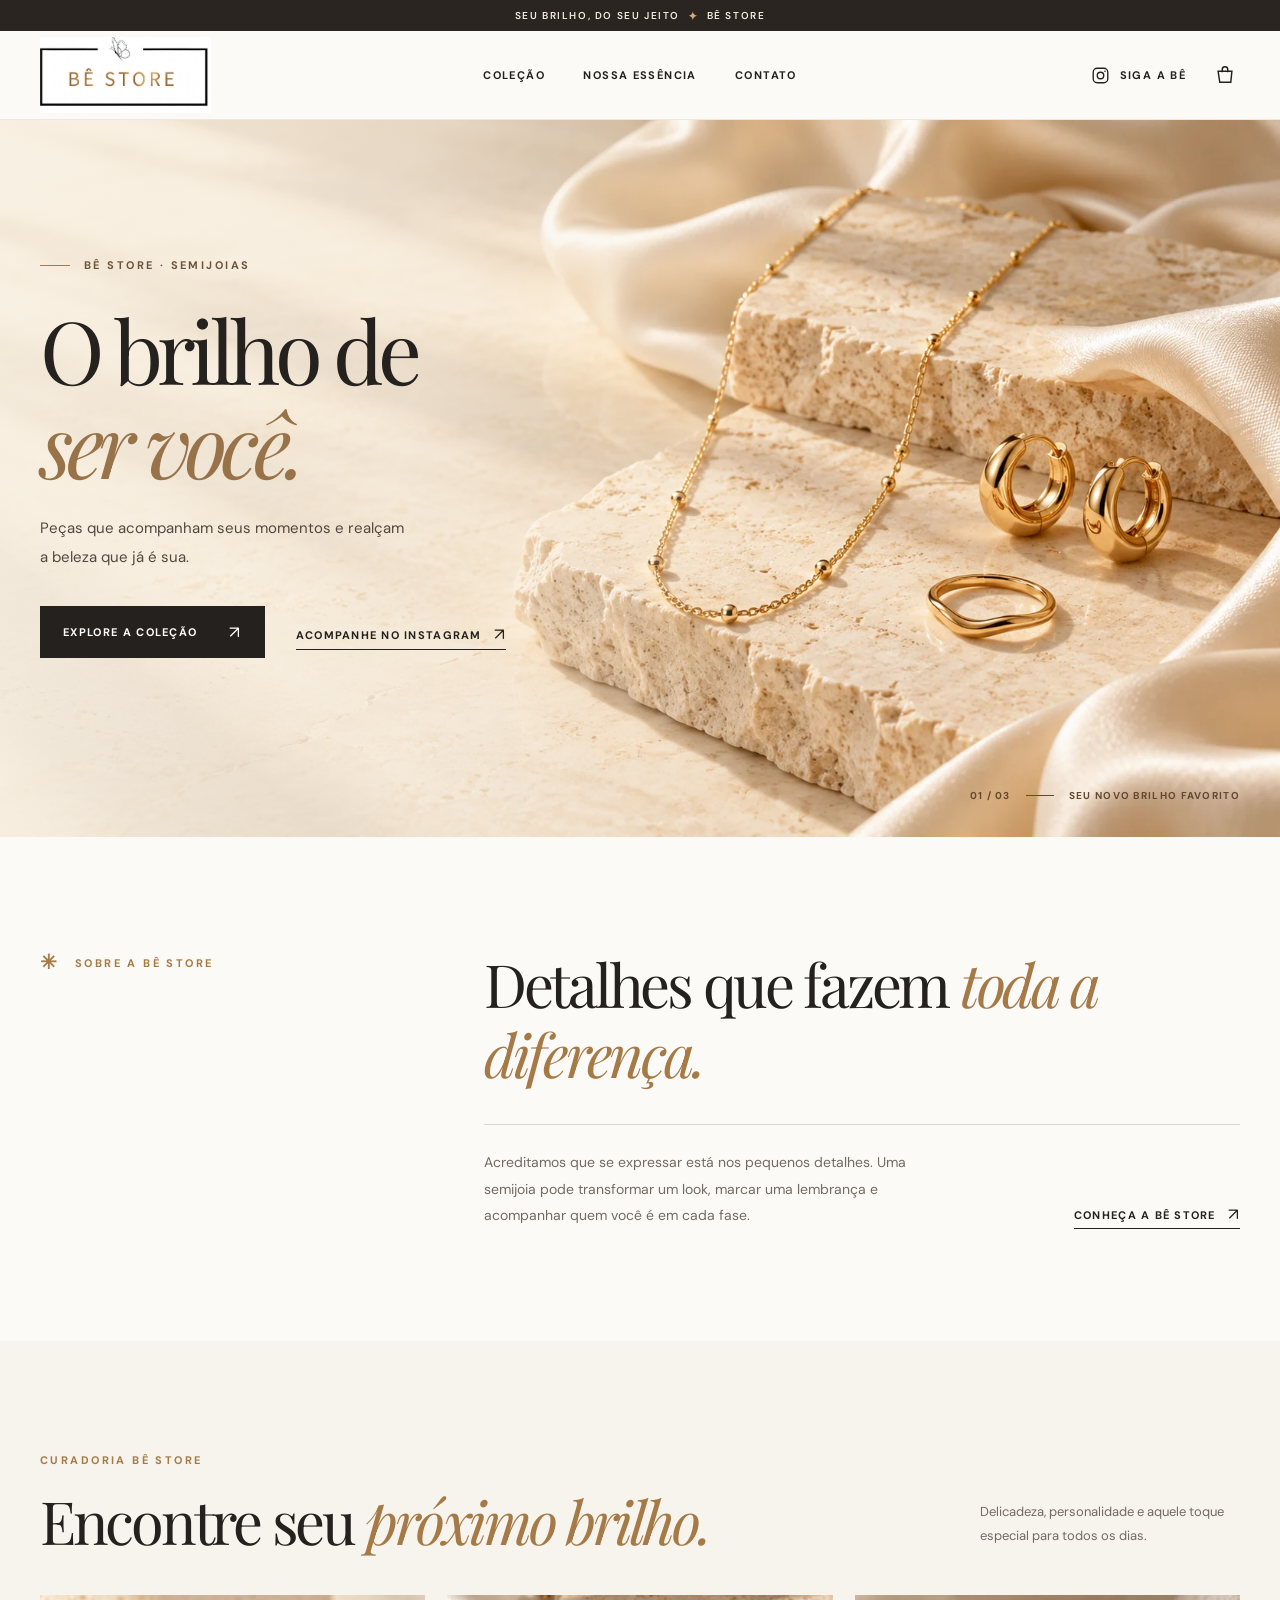
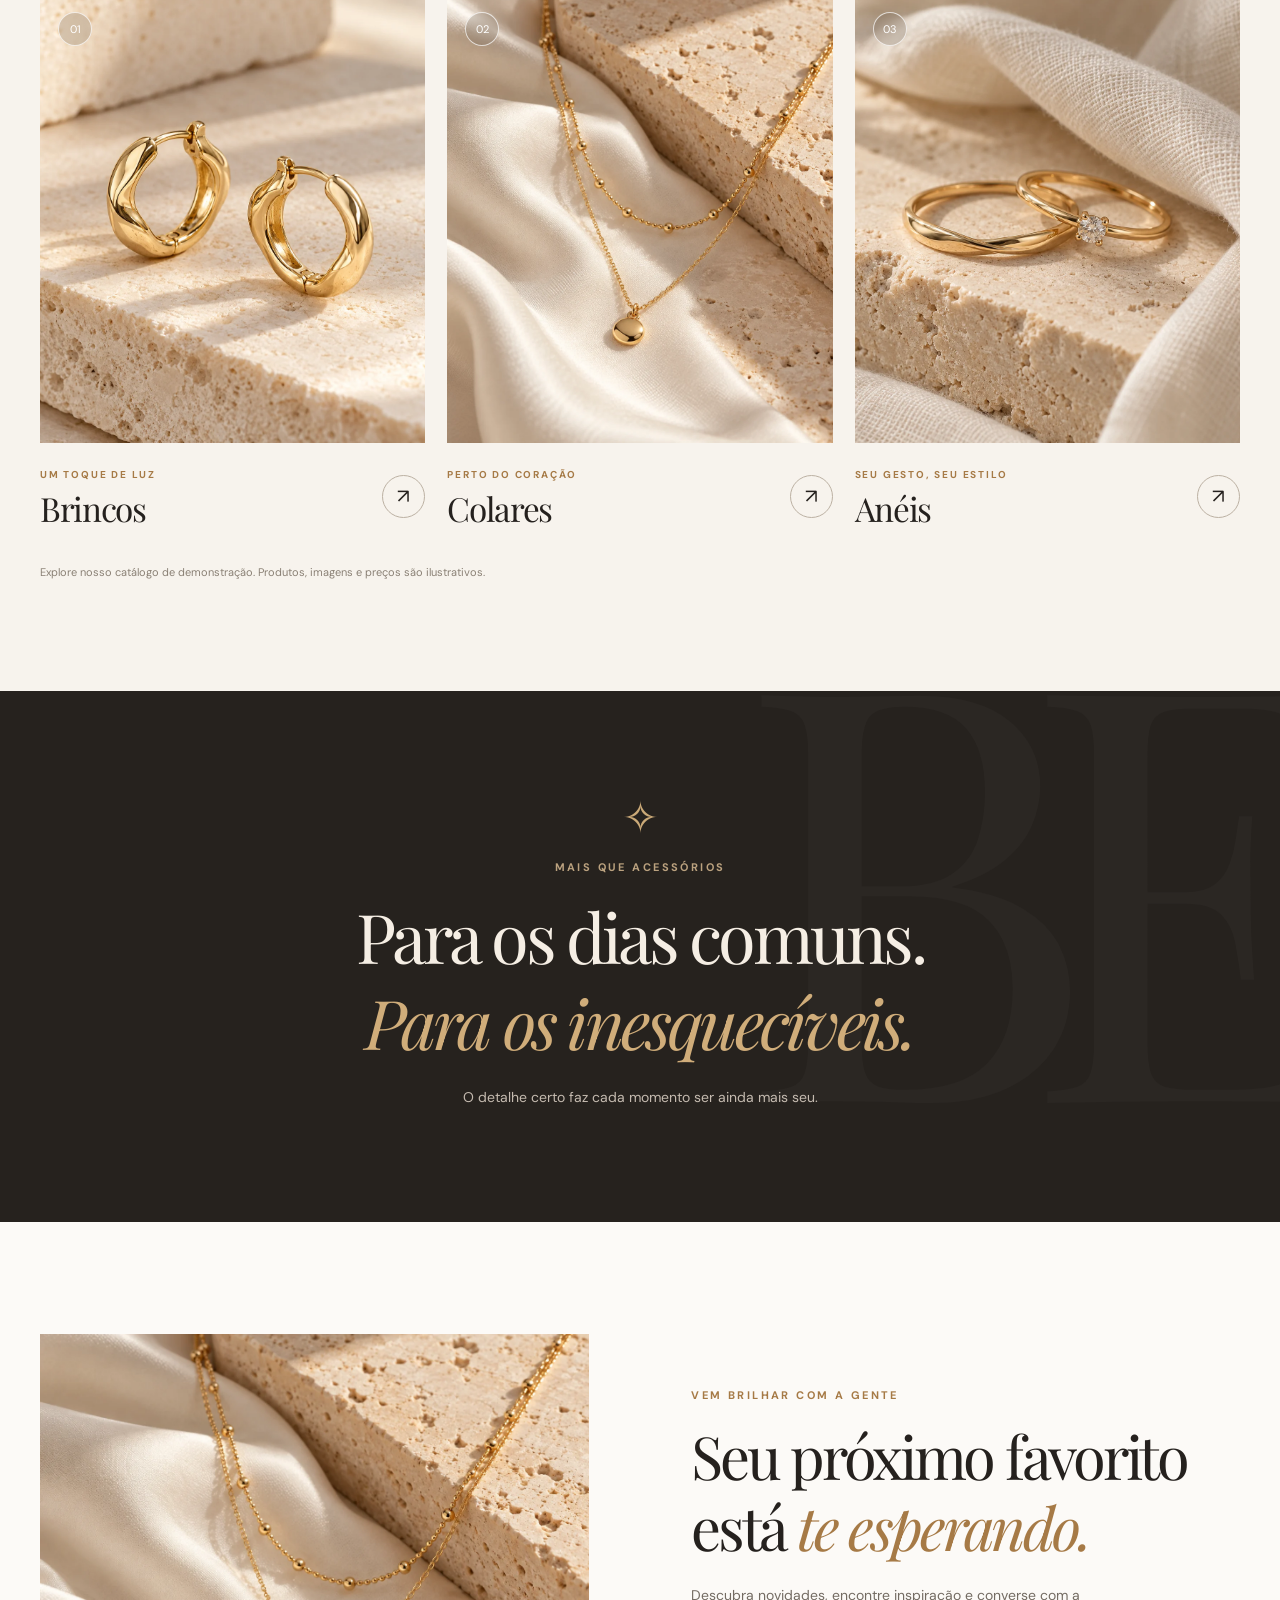
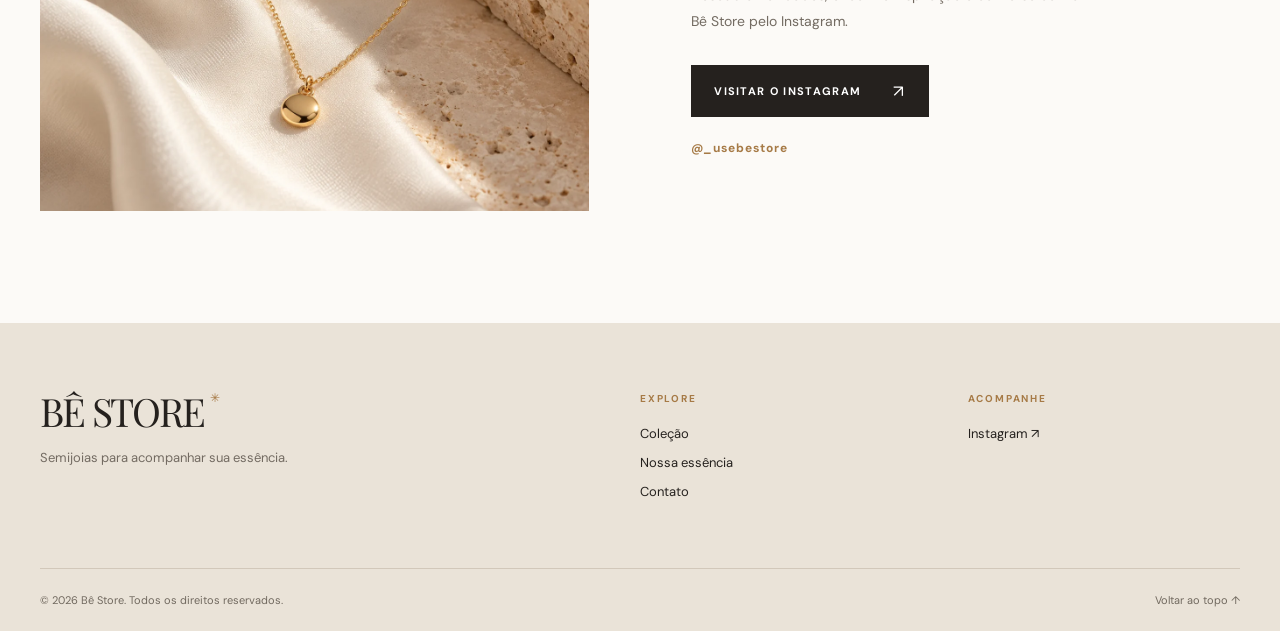
<file: index.html>
<!doctype html>
<html lang="pt-BR">
  <head>
    <meta charset="UTF-8" />
    <meta name="viewport" content="width=device-width, initial-scale=1, viewport-fit=cover" />
    <meta name="theme-color" content="#f7f3ed" />
    <meta name="description" content="Bê Store: semijoias para acompanhar sua essência, todos os dias. Conheça a marca e descubra as novidades no Instagram." />
    <meta property="og:title" content="Bê Store | Semijoias para ser você" />
    <meta property="og:description" content="Peças para iluminar o que você tem de mais bonito: sua própria essência." />
    <meta property="og:type" content="website" />
    <meta property="og:image" content="assets/hero-joias.webp" />
    <link rel="icon" href="assets/favicon.svg" type="image/svg+xml" />
    <link rel="preconnect" href="https://fonts.googleapis.com" />
    <link rel="preconnect" href="https://fonts.gstatic.com" crossorigin />
    <link href="https://fonts.googleapis.com/css2?family=DM+Sans:wght@400;500;600;700&family=Playfair+Display:ital,wght@0,400;0,500;1,400&display=swap" rel="stylesheet" />
    <link rel="stylesheet" href="styles.css" />
    <title>Bê Store | Semijoias</title>
  </head>
  <body>
    <a class="skip-link" href="#conteudo">Pular para o conteúdo</a>

    <div class="announcement">Seu brilho, do seu jeito <span aria-hidden="true">✦</span> Bê Store</div>

    <header class="site-header" id="topo">
      <div class="header-inner container">
        <a class="brand" href="#topo" aria-label="Bê Store, voltar ao início">
          <span class="brand-crop"><img src="assets/be-store-logo.png" alt="" width="1050" height="1037" /></span>
        </a>

        <nav class="desktop-nav" aria-label="Navegação principal">
          <a href="catalogo.html">Coleção</a>
          <a href="#essencia">Nossa essência</a>
          <a href="#contato">Contato</a>
        </nav>

        <div class="header-actions">
          <a class="header-instagram" href="https://www.instagram.com/_usebestore/" target="_blank" rel="noopener noreferrer" aria-label="Visitar Instagram da Bê Store (abre em outra aba)">
            <svg viewBox="0 0 24 24" fill="none" stroke="currentColor" stroke-width="1.7" aria-hidden="true"><rect x="2.8" y="2.8" width="18.4" height="18.4" rx="5"/><circle cx="12" cy="12" r="4.1"/><circle cx="17.6" cy="6.7" r="1" fill="currentColor" stroke="none"/></svg>
            <span>Siga a Bê</span>
          </a>
          <a class="header-cart" href="carrinho.html" data-cart-link aria-label="Carrinho, 0 itens"><svg viewBox="0 0 24 24" fill="none" stroke="currentColor" stroke-width="1.6" aria-hidden="true"><path d="M4.5 8h15l-1.2 12h-12L4.5 8Z"/><path d="M9 9V6a3 3 0 0 1 6 0v3"/></svg><span class="cart-badge" data-cart-count hidden>0</span></a>
          <button class="menu-toggle" type="button" aria-expanded="false" aria-controls="mobile-nav" aria-label="Abrir menu"><span></span><span></span></button>
        </div>
      </div>
      <nav class="mobile-nav" id="mobile-nav" aria-label="Navegação para celular" hidden>
        <a href="catalogo.html">Coleção</a>
        <a href="#essencia">Nossa essência</a>
        <a href="#contato">Contato</a>
        <a href="https://www.instagram.com/_usebestore/" target="_blank" rel="noopener noreferrer">Instagram ↗</a>
      </nav>
    </header>

    <main id="conteudo">
      <section class="hero" aria-labelledby="hero-title">
        <img class="hero-image" src="assets/hero-joias.webp" alt="Colar, brincos e anel dourados em composição sobre pedra clara e tecido acetinado" width="1536" height="1024" fetchpriority="high" />
        <div class="hero-shade"></div>
        <div class="hero-content container">
          <p class="eyebrow"><span class="eyebrow-line"></span> Bê Store · Semijoias</p>
          <h1 id="hero-title">O brilho de <em>ser você.</em></h1>
          <p class="hero-copy">Peças que acompanham seus momentos e realçam a beleza que já é sua.</p>
          <div class="hero-actions">
            <a class="button button-dark" href="catalogo.html">Explore a coleção <span aria-hidden="true">↗</span></a>
            <a class="text-link" href="https://www.instagram.com/_usebestore/" target="_blank" rel="noopener noreferrer">Acompanhe no Instagram <span aria-hidden="true">↗</span></a>
          </div>
        </div>
        <div class="hero-index" aria-hidden="true">01 / 03 <span></span> Seu novo brilho favorito</div>
      </section>

      <section class="intro section-pad" id="essencia" aria-labelledby="intro-title">
        <div class="container intro-grid">
          <div class="section-overline"><span class="tiny-star" aria-hidden="true">✳</span> SOBRE A BÊ STORE</div>
          <div>
            <h2 id="intro-title">Detalhes que fazem <em>toda a diferença.</em></h2>
            <div class="intro-bottom">
              <p>Acreditamos que se expressar está nos pequenos detalhes. Uma semijoia pode transformar um look, marcar uma lembrança e acompanhar quem você é em cada fase.</p>
              <a class="underlined-link" href="https://www.instagram.com/_usebestore/" target="_blank" rel="noopener noreferrer">Conheça a Bê Store <span aria-hidden="true">↗</span></a>
            </div>
          </div>
        </div>
      </section>

      <section class="collections section-pad" id="colecao" aria-labelledby="collections-title">
        <div class="container">
          <div class="section-heading">
            <div>
              <p class="section-overline">CURADORIA BÊ STORE</p>
              <h2 id="collections-title">Encontre seu <em>próximo brilho.</em></h2>
            </div>
            <p>Delicadeza, personalidade e aquele toque especial para todos os dias.</p>
          </div>

          <div class="collection-grid">
            <a class="collection-card" href="catalogo.html?categoria=brincos" aria-label="Abrir catálogo de brincos da Bê Store">
              <div class="card-image-wrap"><img src="assets/brincos.webp" alt="Brincos dourados de argola em composição editorial" width="1024" height="1024" loading="lazy" /><span class="card-number">01</span></div>
              <div class="card-caption"><div><span>UM TOQUE DE LUZ</span><h3>Brincos</h3></div><span class="card-arrow" aria-hidden="true">↗</span></div>
            </a>
            <a class="collection-card" href="catalogo.html?categoria=colares" aria-label="Abrir catálogo de colares da Bê Store">
              <div class="card-image-wrap"><img src="assets/colares.webp" alt="Colar dourado delicado sobre tecido claro" width="1024" height="1024" loading="lazy" /><span class="card-number">02</span></div>
              <div class="card-caption"><div><span>PERTO DO CORAÇÃO</span><h3>Colares</h3></div><span class="card-arrow" aria-hidden="true">↗</span></div>
            </a>
            <a class="collection-card" href="catalogo.html?categoria=aneis" aria-label="Abrir catálogo de anéis da Bê Store">
              <div class="card-image-wrap"><img src="assets/aneis.webp" alt="Anéis dourados delicados sobre pedra clara" width="1024" height="1024" loading="lazy" /><span class="card-number">03</span></div>
              <div class="card-caption"><div><span>SEU GESTO, SEU ESTILO</span><h3>Anéis</h3></div><span class="card-arrow" aria-hidden="true">↗</span></div>
            </a>
          </div>
          <p class="image-note">Explore nosso catálogo de demonstração. Produtos, imagens e preços são ilustrativos.</p>
        </div>
      </section>

      <section class="manifesto" aria-labelledby="manifesto-title">
        <div class="manifesto-decoration" aria-hidden="true">BÊ</div>
        <div class="container manifesto-inner">
          <span class="manifesto-star" aria-hidden="true">✧</span>
          <p class="section-overline">MAIS QUE ACESSÓRIOS</p>
          <h2 id="manifesto-title">Para os dias comuns.<br /><em>Para os inesquecíveis.</em></h2>
          <p>O detalhe certo faz cada momento ser ainda mais seu.</p>
        </div>
      </section>

      <section class="contact section-pad" id="contato" aria-labelledby="contact-title">
        <div class="container contact-grid">
          <div class="contact-photo"><img src="assets/colares.webp" alt="Detalhe de colar dourado sobre seda clara" width="1024" height="1024" loading="lazy" /></div>
          <div class="contact-content">
            <p class="section-overline">VEM BRILHAR COM A GENTE</p>
            <h2 id="contact-title">Seu próximo favorito está <em>te esperando.</em></h2>
            <p>Descubra novidades, encontre inspiração e converse com a Bê Store pelo Instagram.</p>
            <a class="button button-dark" href="https://www.instagram.com/_usebestore/" target="_blank" rel="noopener noreferrer">Visitar o Instagram <span aria-hidden="true">↗</span></a>
            <span class="instagram-handle">@_usebestore</span>
          </div>
        </div>
      </section>
    </main>

    <footer class="footer">
      <div class="container footer-main">
        <div>
          <a class="footer-wordmark" href="#topo">BÊ STORE<span aria-hidden="true">✳</span></a>
          <p>Semijoias para acompanhar sua essência.</p>
        </div>
        <div class="footer-links"><span>EXPLORE</span><a href="catalogo.html">Coleção</a><a href="#essencia">Nossa essência</a><a href="#contato">Contato</a></div>
        <div class="footer-links"><span>ACOMPANHE</span><a href="https://www.instagram.com/_usebestore/" target="_blank" rel="noopener noreferrer">Instagram ↗</a></div>
      </div>
      <div class="container footer-bottom"><span>© <span id="year">2026</span> Bê Store. Todos os direitos reservados.</span><a href="#topo">Voltar ao topo ↑</a></div>
    </footer>

    <script src="products.js" defer></script>
    <script src="store.js" defer></script>
    <script src="script.js" defer></script>
  </body>
</html>
</file>
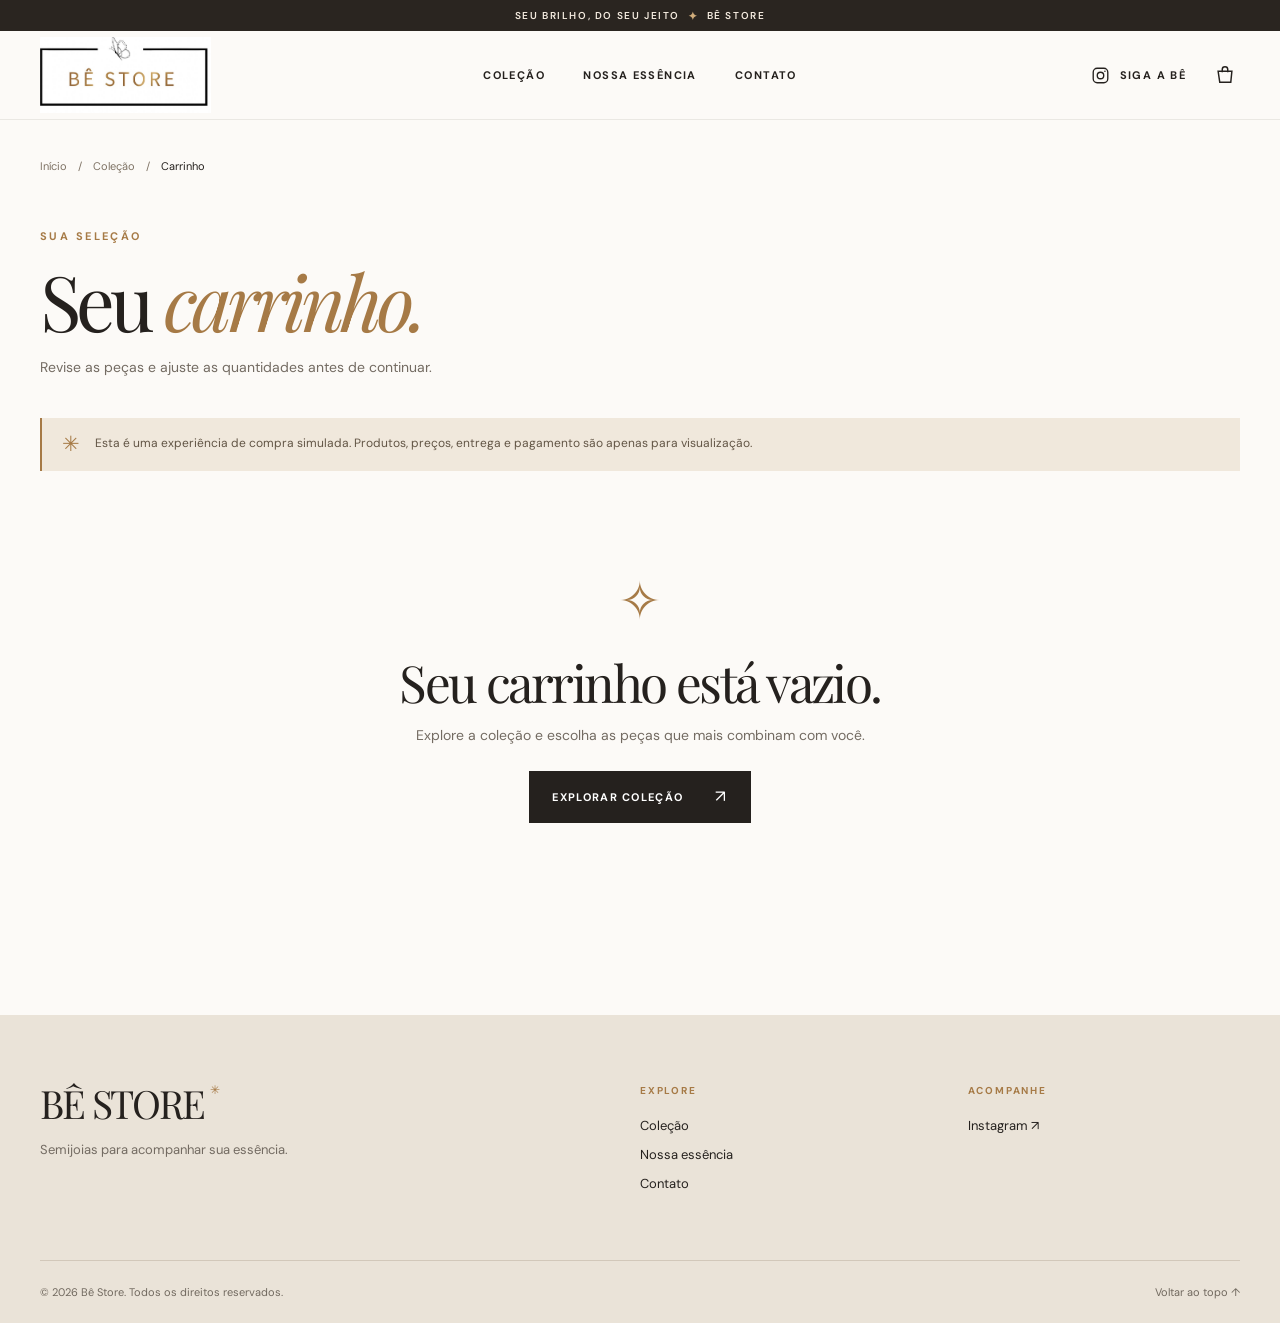
<file: carrinho.html>
<!doctype html>
<html lang="pt-BR">
  <head>
    <meta charset="UTF-8" />
    <meta name="viewport" content="width=device-width, initial-scale=1, viewport-fit=cover" />
    <meta name="theme-color" content="#f7f3ed" />
    <meta name="description" content="Revise seu carrinho de demonstração da Bê Store." />
    <link rel="icon" href="assets/favicon.svg" type="image/svg+xml" />
    <link rel="preconnect" href="https://fonts.googleapis.com" />
    <link rel="preconnect" href="https://fonts.gstatic.com" crossorigin />
    <link href="https://fonts.googleapis.com/css2?family=DM+Sans:wght@400;500;600;700&family=Playfair+Display:ital,wght@0,400;0,500;1,400&display=swap" rel="stylesheet" />
    <link rel="stylesheet" href="styles.css" />
    <link rel="stylesheet" href="shop.css" />
    <title>Carrinho | Bê Store</title>
  </head>
  <body>
    <a class="skip-link" href="#conteudo">Pular para o conteúdo</a>
    <div class="announcement">Seu brilho, do seu jeito <span aria-hidden="true">✦</span> Bê Store</div>
    <header class="site-header" id="topo">
      <div class="header-inner container">
        <a class="brand" href="index.html" aria-label="Bê Store, voltar à página inicial"><span class="brand-crop"><img src="assets/be-store-logo.png" alt="" width="1050" height="1037" /></span></a>
        <nav class="desktop-nav" aria-label="Navegação principal"><a href="catalogo.html">Coleção</a><a href="index.html#essencia">Nossa essência</a><a href="index.html#contato">Contato</a></nav>
        <div class="header-actions">
          <a class="header-instagram" href="https://www.instagram.com/_usebestore/" target="_blank" rel="noopener noreferrer" aria-label="Visitar Instagram da Bê Store (abre em outra aba)"><svg viewBox="0 0 24 24" fill="none" stroke="currentColor" stroke-width="1.7" aria-hidden="true"><rect x="2.8" y="2.8" width="18.4" height="18.4" rx="5"/><circle cx="12" cy="12" r="4.1"/><circle cx="17.6" cy="6.7" r="1" fill="currentColor" stroke="none"/></svg><span>Siga a Bê</span></a>
          <a class="header-cart" href="carrinho.html" data-cart-link aria-label="Carrinho, 0 itens" aria-current="page"><svg viewBox="0 0 24 24" fill="none" stroke="currentColor" stroke-width="1.6" aria-hidden="true"><path d="M4.5 8h15l-1.2 12h-12L4.5 8Z"/><path d="M9 9V6a3 3 0 0 1 6 0v3"/></svg><span class="cart-badge" data-cart-count hidden>0</span></a>
          <button class="menu-toggle" type="button" aria-expanded="false" aria-controls="mobile-nav" aria-label="Abrir menu"><span></span><span></span></button>
        </div>
      </div>
      <nav class="mobile-nav" id="mobile-nav" aria-label="Navegação para celular" hidden><a href="catalogo.html">Coleção</a><a href="index.html#essencia">Nossa essência</a><a href="index.html#contato">Contato</a><a href="https://www.instagram.com/_usebestore/" target="_blank" rel="noopener noreferrer">Instagram ↗</a></nav>
    </header>

    <main class="shop-page" id="conteudo">
      <div class="container">
        <nav class="shop-breadcrumbs" aria-label="Caminho de navegação"><a href="index.html">Início</a><span aria-hidden="true">/</span><a href="catalogo.html">Coleção</a><span aria-hidden="true">/</span><span>Carrinho</span></nav>
        <div class="shop-heading"><p class="section-overline">SUA SELEÇÃO</p><h1>Seu <em>carrinho.</em></h1><p>Revise as peças e ajuste as quantidades antes de continuar.</p></div>
        <div class="shop-notice"><span aria-hidden="true">✳</span><p>Esta é uma experiência de compra simulada. Produtos, preços, entrega e pagamento são apenas para visualização.</p></div>
        <div class="cart-empty" id="cart-empty" hidden><span aria-hidden="true">✧</span><h2>Seu carrinho está vazio.</h2><p>Explore a coleção e escolha as peças que mais combinam com você.</p><a class="button button-dark" href="catalogo.html">Explorar coleção <span aria-hidden="true">↗</span></a></div>
        <div class="cart-layout" id="cart-layout" hidden>
          <section aria-labelledby="cart-items-title"><div class="cart-section-heading"><h2 id="cart-items-title">Peças selecionadas</h2><span id="cart-item-count"></span></div><div id="cart-items" class="cart-items"></div><a class="underlined-link cart-continue" href="catalogo.html">← Continuar explorando</a></section>
          <aside class="order-summary" aria-labelledby="cart-summary-title"><h2 id="cart-summary-title">Resumo do carrinho</h2><div class="summary-row"><span>Subtotal</span><strong id="cart-subtotal"></strong></div><div class="summary-row"><span>Entrega</span><span>Escolha no checkout</span></div><div class="summary-total"><span>Total parcial</span><strong id="cart-total"></strong></div><p>Valores ilustrativos. Nenhuma compra ou cobrança será realizada.</p><a class="button button-dark summary-button" href="checkout.html">Continuar para o checkout <span aria-hidden="true">↗</span></a></aside>
        </div>
      </div>
    </main>

    <footer class="footer"><div class="container footer-main"><div><a class="footer-wordmark" href="index.html">BÊ STORE<span aria-hidden="true">✳</span></a><p>Semijoias para acompanhar sua essência.</p></div><div class="footer-links"><span>EXPLORE</span><a href="catalogo.html">Coleção</a><a href="index.html#essencia">Nossa essência</a><a href="index.html#contato">Contato</a></div><div class="footer-links"><span>ACOMPANHE</span><a href="https://www.instagram.com/_usebestore/" target="_blank" rel="noopener noreferrer">Instagram ↗</a></div></div><div class="container footer-bottom"><span>© <span id="year">2026</span> Bê Store. Todos os direitos reservados.</span><a href="#topo">Voltar ao topo ↑</a></div></footer>

    <script src="products.js" defer></script>
    <script src="store.js" defer></script>
    <script src="script.js" defer></script>
    <script src="carrinho.js" defer></script>
  </body>
</html>
</file>
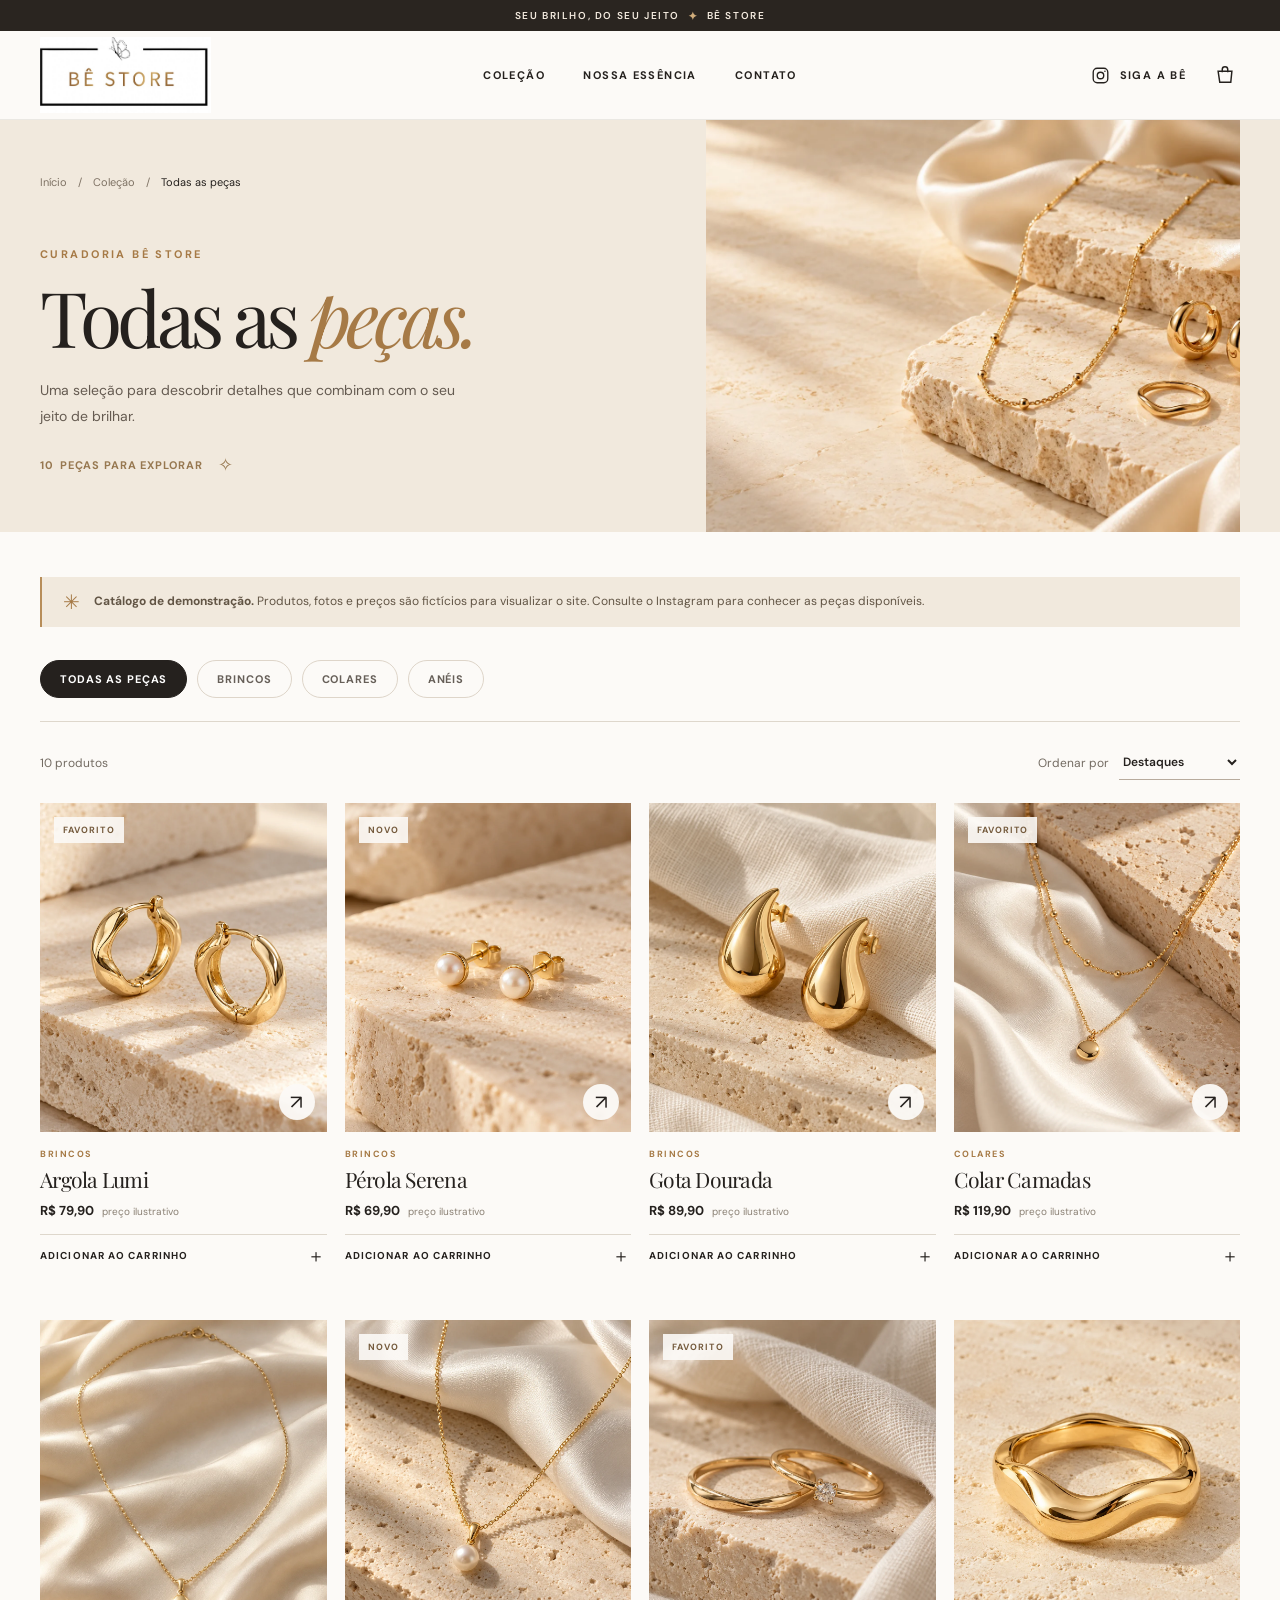
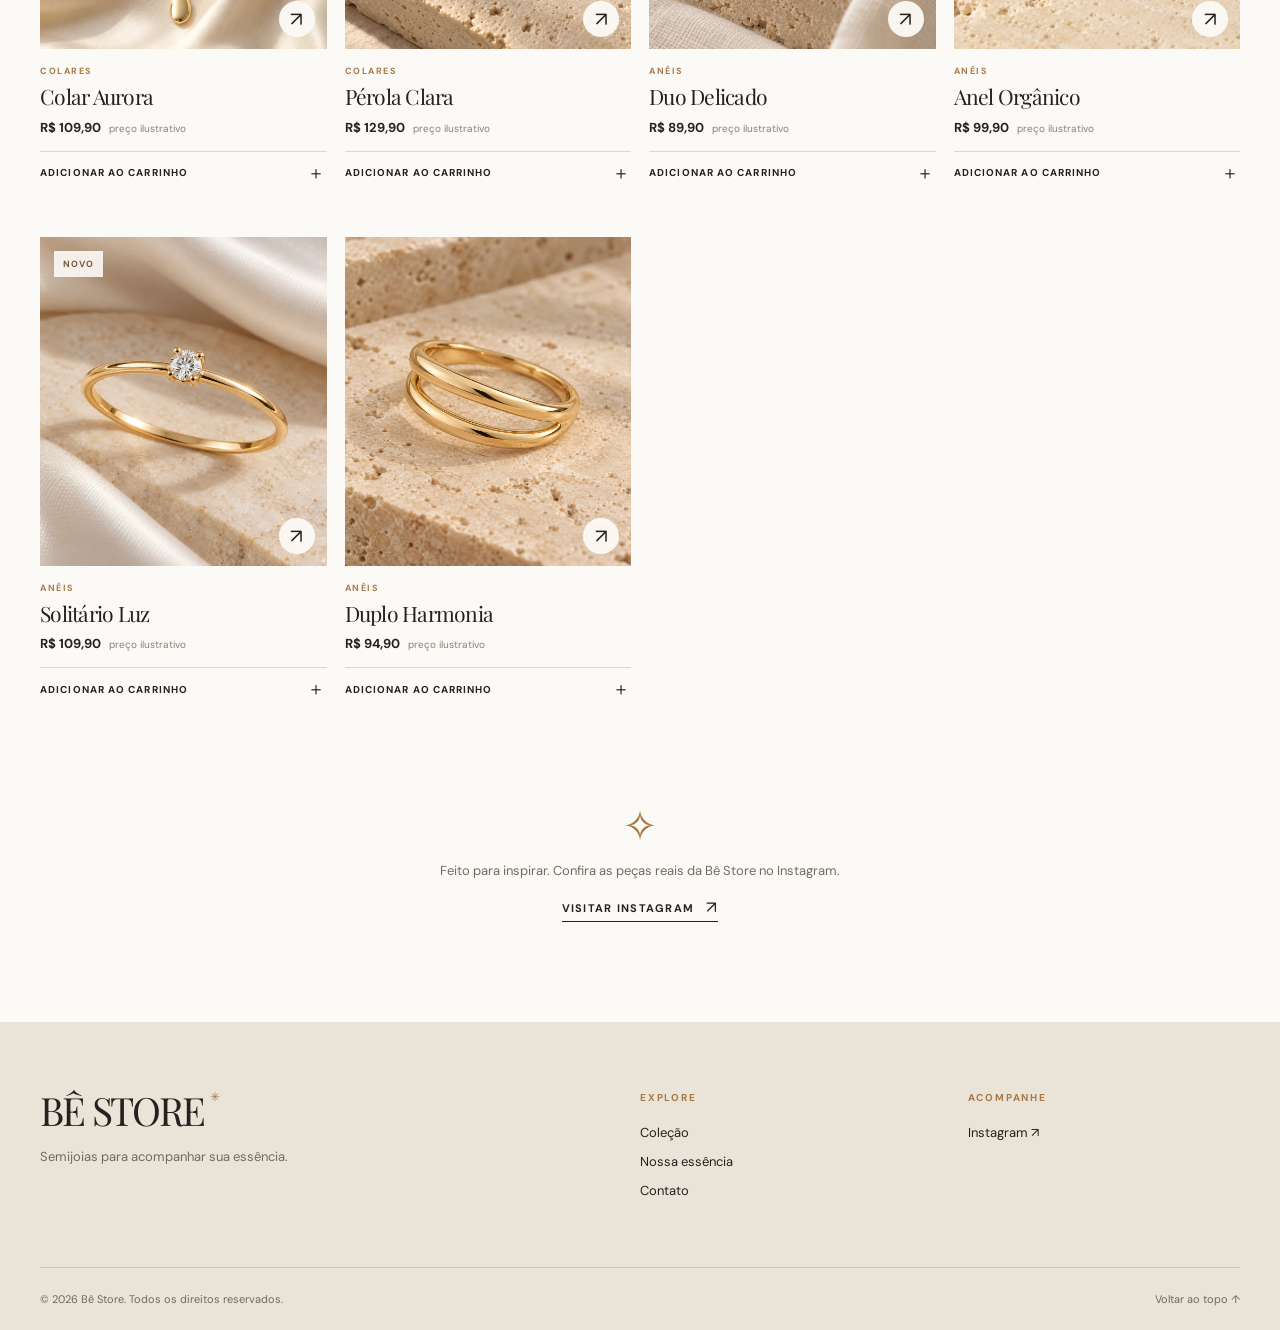
<file: catalogo.html>
<!doctype html>
<html lang="pt-BR">
  <head>
    <meta charset="UTF-8" />
    <meta name="viewport" content="width=device-width, initial-scale=1, viewport-fit=cover" />
    <meta name="theme-color" content="#f7f3ed" />
    <meta name="description" content="Explore o catálogo de demonstração da Bê Store: brincos, colares e anéis com o brilho que combina com você." />
    <link rel="icon" href="assets/favicon.svg" type="image/svg+xml" />
    <link rel="preconnect" href="https://fonts.googleapis.com" />
    <link rel="preconnect" href="https://fonts.gstatic.com" crossorigin />
    <link href="https://fonts.googleapis.com/css2?family=DM+Sans:wght@400;500;600;700&family=Playfair+Display:ital,wght@0,400;0,500;1,400&display=swap" rel="stylesheet" />
    <link rel="stylesheet" href="styles.css" />
    <link rel="stylesheet" href="catalogo.css" />
    <title>Catálogo | Bê Store</title>
  </head>
  <body>
    <a class="skip-link" href="#conteudo">Pular para o conteúdo</a>
    <div class="announcement">Seu brilho, do seu jeito <span aria-hidden="true">✦</span> Bê Store</div>

    <header class="site-header" id="topo">
      <div class="header-inner container">
        <a class="brand" href="index.html" aria-label="Bê Store, voltar à página inicial">
          <span class="brand-crop"><img src="assets/be-store-logo.png" alt="" width="1050" height="1037" /></span>
        </a>
        <nav class="desktop-nav" aria-label="Navegação principal">
          <a href="catalogo.html">Coleção</a>
          <a href="index.html#essencia">Nossa essência</a>
          <a href="index.html#contato">Contato</a>
        </nav>
        <div class="header-actions">
          <a class="header-instagram" href="https://www.instagram.com/_usebestore/" target="_blank" rel="noopener noreferrer" aria-label="Visitar Instagram da Bê Store (abre em outra aba)">
            <svg viewBox="0 0 24 24" fill="none" stroke="currentColor" stroke-width="1.7" aria-hidden="true"><rect x="2.8" y="2.8" width="18.4" height="18.4" rx="5"/><circle cx="12" cy="12" r="4.1"/><circle cx="17.6" cy="6.7" r="1" fill="currentColor" stroke="none"/></svg>
            <span>Siga a Bê</span>
          </a>
          <a class="header-cart" href="carrinho.html" data-cart-link aria-label="Carrinho, 0 itens"><svg viewBox="0 0 24 24" fill="none" stroke="currentColor" stroke-width="1.6" aria-hidden="true"><path d="M4.5 8h15l-1.2 12h-12L4.5 8Z"/><path d="M9 9V6a3 3 0 0 1 6 0v3"/></svg><span class="cart-badge" data-cart-count hidden>0</span></a>
          <button class="menu-toggle" type="button" aria-expanded="false" aria-controls="mobile-nav" aria-label="Abrir menu"><span></span><span></span></button>
        </div>
      </div>
      <nav class="mobile-nav" id="mobile-nav" aria-label="Navegação para celular" hidden>
        <a href="catalogo.html">Coleção</a>
        <a href="index.html#essencia">Nossa essência</a>
        <a href="index.html#contato">Contato</a>
        <a href="https://www.instagram.com/_usebestore/" target="_blank" rel="noopener noreferrer">Instagram ↗</a>
      </nav>
    </header>

    <main id="conteudo">
      <section class="catalog-hero" aria-labelledby="catalog-title">
        <div class="container catalog-hero-grid">
          <div class="catalog-hero-copy">
            <nav class="breadcrumbs" aria-label="Caminho de navegação"><a href="index.html">Início</a><span aria-hidden="true">/</span><a href="catalogo.html">Coleção</a><span aria-hidden="true">/</span><span id="breadcrumb-current">Todas as peças</span></nav>
            <p class="section-overline">CURADORIA BÊ STORE</p>
            <h1 id="catalog-title">Todas as <em>peças.</em></h1>
            <p id="catalog-description">Uma seleção para descobrir detalhes que combinam com o seu jeito de brilhar.</p>
            <div class="catalog-hero-count"><span id="hero-count">10</span> peças para explorar <span aria-hidden="true">✧</span></div>
          </div>
          <div class="catalog-hero-visual"><img id="catalog-hero-image" src="assets/hero-joias.webp" alt="Semijoias douradas em composição editorial" width="1536" height="1024" /></div>
        </div>
      </section>

      <section class="catalog-content" aria-label="Produtos do catálogo">
        <div class="container">
          <div class="demo-banner"><span aria-hidden="true">✳</span><p><strong>Catálogo de demonstração.</strong> Produtos, fotos e preços são fictícios para visualizar o site. Consulte o Instagram para conhecer as peças disponíveis.</p></div>
          <nav class="category-tabs" aria-label="Categorias de produtos">
            <a href="catalogo.html" data-category-link="todos">Todas as peças</a>
            <a href="catalogo.html?categoria=brincos" data-category-link="brincos">Brincos</a>
            <a href="catalogo.html?categoria=colares" data-category-link="colares">Colares</a>
            <a href="catalogo.html?categoria=aneis" data-category-link="aneis">Anéis</a>
          </nav>
          <div class="catalog-toolbar">
            <p id="product-count" aria-live="polite">10 produtos</p>
            <label for="sort-products">Ordenar por <select id="sort-products"><option value="featured">Destaques</option><option value="price-asc">Menor preço</option><option value="price-desc">Maior preço</option><option value="name">Nome A–Z</option></select></label>
          </div>
          <div class="product-grid" id="product-grid"></div>
          <div class="catalog-end"><span aria-hidden="true">✧</span><p>Feito para inspirar. Confira as peças reais da Bê Store no Instagram.</p><a class="underlined-link" href="https://www.instagram.com/_usebestore/" target="_blank" rel="noopener noreferrer">Visitar Instagram <span aria-hidden="true">↗</span></a></div>
        </div>
      </section>
    </main>

    <dialog class="product-dialog" id="product-dialog" aria-labelledby="dialog-title">
      <button class="dialog-close" type="button" aria-label="Fechar detalhes do produto">×</button>
      <div class="dialog-grid">
        <div class="dialog-image-wrap"><img id="dialog-image" alt="" /></div>
        <div class="dialog-content">
          <p class="section-overline" id="dialog-category"></p>
          <h2 id="dialog-title"></h2>
          <p id="dialog-description"></p>
          <p class="dialog-price" id="dialog-price"></p>
          <p class="dialog-disclaimer">Produto e preço ilustrativos. A compra será apenas uma simulação.</p>
          <button class="button button-dark" type="button" id="dialog-add">Adicionar ao carrinho <span aria-hidden="true">＋</span></button>
          <a class="dialog-real-link" href="https://www.instagram.com/_usebestore/" target="_blank" rel="noopener noreferrer">Ver peças reais no Instagram ↗</a>
        </div>
      </div>
    </dialog>

    <footer class="footer">
      <div class="container footer-main">
        <div><a class="footer-wordmark" href="index.html">BÊ STORE<span aria-hidden="true">✳</span></a><p>Semijoias para acompanhar sua essência.</p></div>
        <div class="footer-links"><span>EXPLORE</span><a href="catalogo.html">Coleção</a><a href="index.html#essencia">Nossa essência</a><a href="index.html#contato">Contato</a></div>
        <div class="footer-links"><span>ACOMPANHE</span><a href="https://www.instagram.com/_usebestore/" target="_blank" rel="noopener noreferrer">Instagram ↗</a></div>
      </div>
      <div class="container footer-bottom"><span>© <span id="year">2026</span> Bê Store. Todos os direitos reservados.</span><a href="#topo">Voltar ao topo ↑</a></div>
    </footer>

    <div class="cart-toast" id="cart-toast" role="status" aria-live="polite" hidden><span id="cart-toast-message"></span><a href="carrinho.html">Ver carrinho ↗</a></div>
    <script src="products.js" defer></script>
    <script src="store.js" defer></script>
    <script src="script.js" defer></script>
    <script src="catalogo.js" defer></script>
  </body>
</html>
</file>
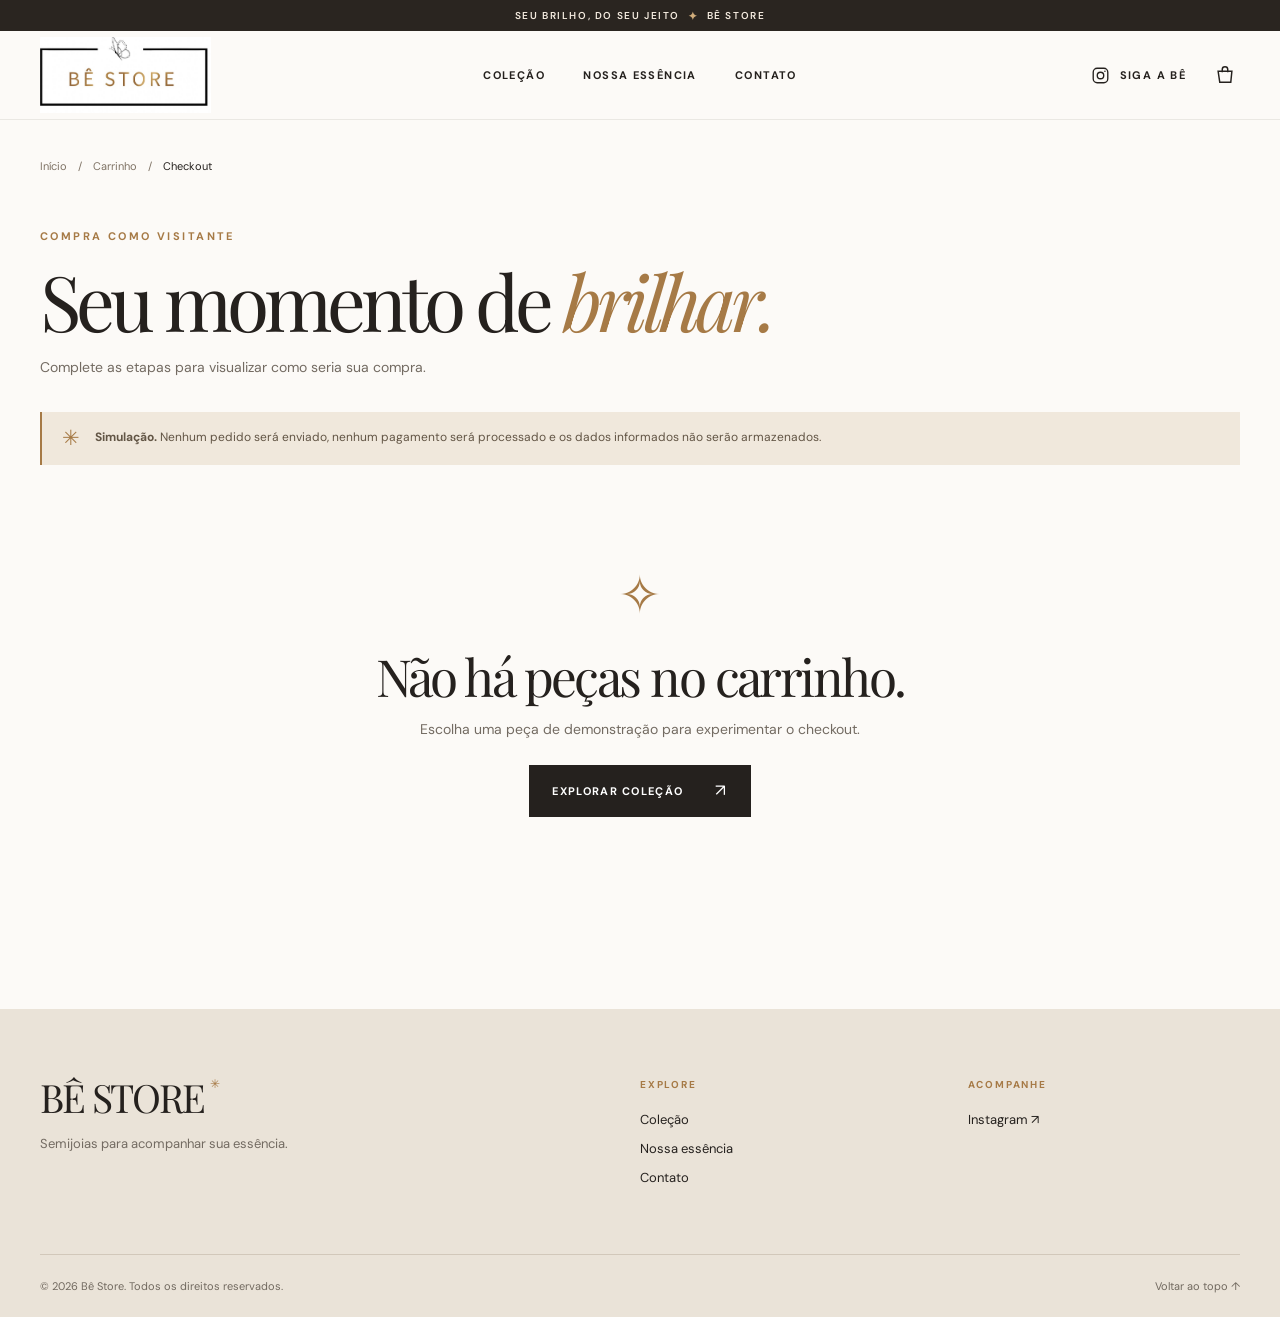
<file: checkout.html>
<!doctype html>
<html lang="pt-BR">
  <head>
    <meta charset="UTF-8" />
    <meta name="viewport" content="width=device-width, initial-scale=1, viewport-fit=cover" />
    <meta name="theme-color" content="#f7f3ed" />
    <meta name="description" content="Checkout de demonstração da Bê Store. Nenhuma compra ou cobrança real será realizada." />
    <link rel="icon" href="assets/favicon.svg" type="image/svg+xml" />
    <link rel="preconnect" href="https://fonts.googleapis.com" />
    <link rel="preconnect" href="https://fonts.gstatic.com" crossorigin />
    <link href="https://fonts.googleapis.com/css2?family=DM+Sans:wght@400;500;600;700&family=Playfair+Display:ital,wght@0,400;0,500;1,400&display=swap" rel="stylesheet" />
    <link rel="stylesheet" href="styles.css" />
    <link rel="stylesheet" href="shop.css" />
    <title>Checkout de demonstração | Bê Store</title>
  </head>
  <body>
    <a class="skip-link" href="#conteudo">Pular para o conteúdo</a>
    <div class="announcement">Seu brilho, do seu jeito <span aria-hidden="true">✦</span> Bê Store</div>
    <header class="site-header" id="topo">
      <div class="header-inner container">
        <a class="brand" href="index.html" aria-label="Bê Store, voltar à página inicial"><span class="brand-crop"><img src="assets/be-store-logo.png" alt="" width="1050" height="1037" /></span></a>
        <nav class="desktop-nav" aria-label="Navegação principal"><a href="catalogo.html">Coleção</a><a href="index.html#essencia">Nossa essência</a><a href="index.html#contato">Contato</a></nav>
        <div class="header-actions">
          <a class="header-instagram" href="https://www.instagram.com/_usebestore/" target="_blank" rel="noopener noreferrer" aria-label="Visitar Instagram da Bê Store (abre em outra aba)"><svg viewBox="0 0 24 24" fill="none" stroke="currentColor" stroke-width="1.7" aria-hidden="true"><rect x="2.8" y="2.8" width="18.4" height="18.4" rx="5"/><circle cx="12" cy="12" r="4.1"/><circle cx="17.6" cy="6.7" r="1" fill="currentColor" stroke="none"/></svg><span>Siga a Bê</span></a>
          <a class="header-cart" href="carrinho.html" data-cart-link aria-label="Carrinho, 0 itens"><svg viewBox="0 0 24 24" fill="none" stroke="currentColor" stroke-width="1.6" aria-hidden="true"><path d="M4.5 8h15l-1.2 12h-12L4.5 8Z"/><path d="M9 9V6a3 3 0 0 1 6 0v3"/></svg><span class="cart-badge" data-cart-count hidden>0</span></a>
          <button class="menu-toggle" type="button" aria-expanded="false" aria-controls="mobile-nav" aria-label="Abrir menu"><span></span><span></span></button>
        </div>
      </div>
      <nav class="mobile-nav" id="mobile-nav" aria-label="Navegação para celular" hidden><a href="catalogo.html">Coleção</a><a href="index.html#essencia">Nossa essência</a><a href="index.html#contato">Contato</a><a href="https://www.instagram.com/_usebestore/" target="_blank" rel="noopener noreferrer">Instagram ↗</a></nav>
    </header>

    <main class="shop-page checkout-page" id="conteudo">
      <div class="container">
        <nav class="shop-breadcrumbs" aria-label="Caminho de navegação"><a href="index.html">Início</a><span aria-hidden="true">/</span><a href="carrinho.html">Carrinho</a><span aria-hidden="true">/</span><span>Checkout</span></nav>
        <div class="shop-heading"><p class="section-overline">COMPRA COMO VISITANTE</p><h1>Seu momento de <em>brilhar.</em></h1><p>Complete as etapas para visualizar como seria sua compra.</p></div>
        <div class="shop-notice"><span aria-hidden="true">✳</span><p><strong>Simulação.</strong> Nenhum pedido será enviado, nenhum pagamento será processado e os dados informados não serão armazenados.</p></div>

        <div class="cart-empty" id="checkout-empty" hidden><span aria-hidden="true">✧</span><h2>Não há peças no carrinho.</h2><p>Escolha uma peça de demonstração para experimentar o checkout.</p><a class="button button-dark" href="catalogo.html">Explorar coleção <span aria-hidden="true">↗</span></a></div>

        <div id="checkout-flow" hidden>
          <ol class="checkout-progress" aria-label="Etapas da compra"><li data-progress="1"><span>01</span> Identificação</li><li data-progress="2"><span>02</span> Endereço</li><li data-progress="3"><span>03</span> Entrega e pagamento</li><li data-progress="4"><span>04</span> Revisão</li></ol>
          <div class="checkout-layout">
            <div class="checkout-main">
              <form class="checkout-step" id="contact-form" data-step="1">
                <div class="step-heading"><p class="section-overline">ETAPA 01 / 04</p><h2>Como podemos <em>chamar você?</em></h2><p>Esses dados aparecem apenas na revisão desta simulação.</p></div>
                <div class="field-grid"><label class="field field-full">Nome completo<input name="name" type="text" autocomplete="name" required minlength="3" placeholder="Seu nome completo" /></label><label class="field">E-mail<input name="email" type="email" autocomplete="email" required placeholder="voce@exemplo.com" /></label><label class="field">Celular<input name="phone" type="tel" autocomplete="tel" inputmode="tel" required minlength="10" placeholder="(00) 00000-0000" /></label></div>
                <div class="step-actions"><a class="subtle-link" href="carrinho.html">← Voltar ao carrinho</a><button class="button button-dark" type="submit">Continuar <span aria-hidden="true">↗</span></button></div>
              </form>

              <form class="checkout-step" id="address-form" data-step="2" hidden>
                <div class="step-heading"><p class="section-overline">ETAPA 02 / 04</p><h2>Onde seria a <em>entrega?</em></h2><p>Preencha o endereço manualmente. Nenhum dado será consultado ou enviado.</p></div>
                <div class="field-grid"><label class="field">CEP<input name="postalCode" type="text" inputmode="numeric" autocomplete="postal-code" required pattern="[0-9]{5}-?[0-9]{3}" title="Digite 8 números, com ou sem hífen" placeholder="00000-000" /></label><label class="field field-spacer" aria-hidden="true"></label><label class="field field-wide">Rua ou avenida<input name="street" type="text" autocomplete="address-line1" required placeholder="Nome da rua" /></label><label class="field">Número<input name="number" type="text" inputmode="numeric" required placeholder="123" /></label><label class="field">Complemento <span class="optional">opcional</span><input name="complement" type="text" autocomplete="address-line2" placeholder="Apartamento, casa..." /></label><label class="field">Bairro<input name="district" type="text" required placeholder="Seu bairro" /></label><label class="field">Cidade<input name="city" type="text" autocomplete="address-level2" required placeholder="Sua cidade" /></label><label class="field">Estado<select name="state" autocomplete="address-level1" required><option value="">Selecione</option><option>AC</option><option>AL</option><option>AP</option><option>AM</option><option>BA</option><option>CE</option><option>DF</option><option>ES</option><option>GO</option><option>MA</option><option>MT</option><option>MS</option><option>MG</option><option>PA</option><option>PB</option><option>PR</option><option>PE</option><option>PI</option><option>RJ</option><option>RN</option><option>RS</option><option>RO</option><option>RR</option><option>SC</option><option>SP</option><option>SE</option><option>TO</option></select></label></div>
                <div class="step-actions"><button class="subtle-link" type="button" data-back="1">← Voltar</button><button class="button button-dark" type="submit">Continuar <span aria-hidden="true">↗</span></button></div>
              </form>

              <form class="checkout-step" id="delivery-form" data-step="3" hidden>
                <div class="step-heading"><p class="section-overline">ETAPA 03 / 04</p><h2>Entrega e <em>pagamento.</em></h2><p>Escolha opções simuladas para visualizar o total.</p></div>
                <fieldset class="choice-fieldset"><legend>Entrega</legend><label class="choice-card"><input type="radio" name="shipping" value="standard" required checked /><span><strong>Entrega padrão</strong><small>Opção ilustrativa, sem prazo real</small></span><b>R$ 14,90</b></label><label class="choice-card"><input type="radio" name="shipping" value="express" /><span><strong>Entrega expressa</strong><small>Opção ilustrativa, sem prazo real</small></span><b>R$ 29,90</b></label></fieldset>
                <fieldset class="choice-fieldset payment-choices"><legend>Forma de pagamento</legend><label class="choice-card"><input type="radio" name="payment" value="pix" required checked /><span><strong>Pix</strong><small>Sem geração de QR Code ou cobrança</small></span></label><label class="choice-card"><input type="radio" name="payment" value="card" /><span><strong>Cartão</strong><small>Nenhum dado do cartão será solicitado</small></span></label><label class="choice-card"><input type="radio" name="payment" value="boleto" /><span><strong>Boleto</strong><small>Sem emissão de boleto</small></span></label></fieldset>
                <div class="step-actions"><button class="subtle-link" type="button" data-back="2">← Voltar</button><button class="button button-dark" type="submit">Revisar pedido <span aria-hidden="true">↗</span></button></div>
              </form>

              <section class="checkout-step" id="review-step" data-step="4" hidden aria-labelledby="review-title">
                <div class="step-heading"><p class="section-overline">ETAPA 04 / 04</p><h2 id="review-title">Confira os <em>detalhes.</em></h2><p>Esta revisão encerra apenas uma simulação de compra.</p></div>
                <div class="review-block"><div><h3>Identificação</h3><button type="button" data-edit="1">Editar</button></div><p id="review-contact"></p></div>
                <div class="review-block"><div><h3>Endereço de envio</h3><button type="button" data-edit="2">Editar</button></div><p id="review-address"></p></div>
                <div class="review-block"><div><h3>Entrega e pagamento</h3><button type="button" data-edit="3">Editar</button></div><p id="review-methods"></p></div>
                <p class="review-warning">Ao continuar, você verá uma confirmação fictícia. Nenhum pedido será recebido pela Bê Store e não haverá cobrança.</p>
                <div class="step-actions"><button class="subtle-link" type="button" data-back="3">← Voltar</button><button class="button button-dark" type="button" id="complete-demo">Concluir simulação <span aria-hidden="true">✓</span></button></div>
              </section>
            </div>
            <aside class="order-summary checkout-summary" aria-labelledby="checkout-summary-title"><h2 id="checkout-summary-title">Resumo do pedido</h2><div id="checkout-summary-items"></div><div class="summary-row"><span>Subtotal</span><strong id="checkout-subtotal"></strong></div><div class="summary-row"><span>Entrega</span><strong id="checkout-shipping"></strong></div><div class="summary-total"><span>Total ilustrativo</span><strong id="checkout-total"></strong></div><p>Nenhuma compra ou cobrança será realizada.</p></aside>
          </div>
        </div>

        <div class="checkout-complete" id="checkout-complete" hidden><span class="complete-icon" aria-hidden="true">✧</span><p class="section-overline">SIMULAÇÃO CONCLUÍDA</p><h2>Seu brilho está <em>no caminho.</em></h2><p>Você concluiu o fluxo de demonstração <strong id="demo-order-code"></strong>. Nenhum pedido real foi criado e nenhum pagamento foi feito.</p><div class="complete-actions"><a class="button button-dark" href="catalogo.html">Voltar à coleção <span aria-hidden="true">↗</span></a><a class="underlined-link" href="https://www.instagram.com/_usebestore/" target="_blank" rel="noopener noreferrer">Ver peças reais no Instagram <span aria-hidden="true">↗</span></a></div></div>
      </div>
    </main>

    <footer class="footer"><div class="container footer-main"><div><a class="footer-wordmark" href="index.html">BÊ STORE<span aria-hidden="true">✳</span></a><p>Semijoias para acompanhar sua essência.</p></div><div class="footer-links"><span>EXPLORE</span><a href="catalogo.html">Coleção</a><a href="index.html#essencia">Nossa essência</a><a href="index.html#contato">Contato</a></div><div class="footer-links"><span>ACOMPANHE</span><a href="https://www.instagram.com/_usebestore/" target="_blank" rel="noopener noreferrer">Instagram ↗</a></div></div><div class="container footer-bottom"><span>© <span id="year">2026</span> Bê Store. Todos os direitos reservados.</span><a href="#topo">Voltar ao topo ↑</a></div></footer>

    <script src="products.js" defer></script>
    <script src="store.js" defer></script>
    <script src="script.js" defer></script>
    <script src="checkout.js" defer></script>
  </body>
</html>
</file>
<file: styles.css>
:root {
  --ink: #25211e;
  --muted: #736b62;
  --gold: #a67a46;
  --cream: #f7f3ed;
  --ivory: #fcfaf7;
  --line: #ded7cc;
  --ease-out: cubic-bezier(0.23, 1, 0.32, 1);
}

*, *::before, *::after { box-sizing: border-box; }
html { scroll-behavior: smooth; scroll-padding-top: 80px; }
body { margin: 0; min-width: 320px; color: var(--ink); background: var(--ivory); font-family: "DM Sans", Arial, sans-serif; -webkit-font-smoothing: antialiased; }
img { display: block; max-width: 100%; }
a { color: inherit; text-decoration: none; }
button { font: inherit; }
button, a { -webkit-tap-highlight-color: transparent; }
button:focus-visible, a:focus-visible { outline: 2px solid var(--gold); outline-offset: 4px; }
::selection { background: #d9bd95; color: var(--ink); }
.container { width: min(100% - 80px, 1360px); margin-inline: auto; }
.section-pad { padding-block: 112px; }
.skip-link { position: absolute; z-index: 100; top: -60px; left: 12px; padding: 12px 16px; background: var(--ink); color: white; }
.skip-link:focus { top: 12px; }

.announcement { min-height: 31px; display: flex; align-items: center; justify-content: center; gap: 8px; background: #2a2520; color: #f4ebdf; font-size: 10px; font-weight: 600; letter-spacing: .16em; text-transform: uppercase; text-align: center; padding: 6px 12px; }
.announcement span { color: #d1ad7b; font-size: 11px; }
.site-header { position: relative; z-index: 20; background: rgba(252, 250, 247, .97); border-bottom: 1px solid rgba(82, 69, 55, .1); }
.header-inner { height: 88px; display: grid; grid-template-columns: 1fr auto 1fr; align-items: center; gap: 24px; }
.brand { width: 171px; height: 76px; overflow: hidden; display: block; position: relative; }
.brand-crop { position: absolute; width: 171px; height: 76px; inset: 0; overflow: hidden; }
.brand-crop img { position: absolute; max-width: none; width: 210px; height: auto; left: -20px; top: -65px; }
.desktop-nav { display: flex; align-items: center; gap: clamp(26px, 3vw, 48px); }
.desktop-nav a, .header-instagram { font-size: 11px; font-weight: 700; letter-spacing: .125em; text-transform: uppercase; }
.desktop-nav a { position: relative; padding-block: 14px; }
.desktop-nav a::after { content: ""; position: absolute; left: 0; right: 100%; bottom: 8px; height: 1px; background: var(--gold); transition: right 220ms var(--ease-out); }
.desktop-nav a:hover::after, .desktop-nav a:focus-visible::after { right: 0; }
.header-instagram { display: inline-flex; justify-self: end; align-items: center; gap: 10px; transition: color 180ms ease; }
.header-instagram:hover { color: var(--gold); }
.header-instagram svg { width: 19px; height: 19px; }
.header-actions { display: flex; justify-self: end; align-items: center; gap: 23px; }
.header-cart { position: relative; display: grid; place-items: center; width: 31px; height: 38px; transition: color 180ms ease, transform 160ms var(--ease-out); }
.header-cart:hover { color: var(--gold); }
.header-cart:active { transform: scale(.97); }
.header-cart svg { width: 22px; height: 22px; }
.cart-badge { position: absolute; top: 0; right: -7px; display: grid; place-items: center; min-width: 18px; height: 18px; padding: 0 4px; border-radius: 50%; background: var(--gold); color: white; font-size: 10px; font-weight: 700; }
.cart-badge[hidden] { display: none; }
.menu-toggle, .mobile-nav { display: none; }

.hero { position: relative; min-height: min(690px, 74vw); min-height: clamp(580px, 56vw, 760px); overflow: hidden; display: flex; align-items: center; background: #e9d8c1; }
.hero-image, .hero-shade { position: absolute; inset: 0; width: 100%; height: 100%; }
.hero-image { object-fit: cover; object-position: center 54%; }
.hero-shade { background: linear-gradient(90deg, rgba(247, 239, 225, .88) 0%, rgba(247, 239, 225, .66) 32%, rgba(247, 239, 225, .08) 59%, transparent 78%); }
.hero-content { position: relative; z-index: 1; padding-block: 60px 100px; }
.eyebrow, .section-overline { font-size: 11px; font-weight: 700; letter-spacing: .22em; text-transform: uppercase; }
.eyebrow { display: flex; align-items: center; gap: 14px; margin: 0 0 30px; color: #69543c; }
.eyebrow-line { width: 30px; height: 1px; background: var(--gold); }
h1, h2, h3, p { margin-top: 0; }
h1, h2, h3 { font-family: "Playfair Display", Georgia, serif; font-weight: 400; }
h1 em, h2 em { font-weight: 400; }
.hero h1 { max-width: 650px; font-size: clamp(64px, 6.8vw, 106px); letter-spacing: -.068em; line-height: 1.08; margin-bottom: 24px; }
.hero h1 em { display: block; color: #987349; }
.hero-copy { max-width: 370px; color: #514840; font-size: 15px; line-height: 1.9; margin-bottom: 35px; }
.hero-actions { display: flex; flex-wrap: wrap; align-items: center; gap: 31px; }
.button { min-height: 52px; display: inline-flex; align-items: center; justify-content: center; gap: 32px; padding: 0 23px; font-size: 11px; font-weight: 700; letter-spacing: .12em; text-transform: uppercase; transition: transform 160ms var(--ease-out), background-color 180ms ease, color 180ms ease; }
.button:active, .menu-toggle:active, .card-arrow:active { transform: scale(.97); }
.button-dark { background: var(--ink); color: white; }
.button-dark:hover { background: #513e2c; }
.button span, .text-link span, .underlined-link span { font-size: 17px; font-weight: 400; line-height: 1; }
.text-link, .underlined-link { display: inline-flex; align-items: center; gap: 12px; font-size: 11px; font-weight: 700; letter-spacing: .115em; text-transform: uppercase; }
.text-link { border-bottom: 1px solid var(--ink); padding-block: 12px 6px; }
.text-link:hover, .underlined-link:hover { color: var(--gold); }
.hero-index { position: absolute; bottom: 35px; right: max(40px, calc((100vw - 1360px)/2)); display: flex; align-items: center; gap: 15px; color: #62492f; font-size: 10px; font-weight: 700; letter-spacing: .13em; text-transform: uppercase; }
.hero-index span { width: 28px; height: 1px; background: currentColor; }

.intro { background: var(--ivory); }
.intro-grid { display: grid; grid-template-columns: 32% 1fr; gap: 5%; }
.section-overline { color: var(--gold); margin-bottom: 19px; }
.tiny-star { font-size: 20px; vertical-align: -2px; margin-right: 10px; }
.intro h2, .section-heading h2, .contact h2 { font-size: clamp(45px, 4.65vw, 72px); letter-spacing: -.055em; line-height: 1.18; }
.intro h2 { max-width: 750px; margin-bottom: 35px; }
.intro h2 em, .section-heading h2 em, .contact h2 em { color: var(--gold); }
.intro-bottom { display: flex; align-items: end; justify-content: space-between; gap: 44px; border-top: 1px solid var(--line); padding-top: 24px; }
.intro-bottom p { color: var(--muted); max-width: 450px; line-height: 1.9; font-size: 14px; margin: 0; }
.underlined-link { flex: none; padding-bottom: 5px; border-bottom: 1px solid currentColor; }

.collections { background: var(--cream); }
.section-heading { display: flex; align-items: end; justify-content: space-between; gap: 50px; margin-bottom: 39px; }
.section-heading h2 { margin-bottom: 0; }
.section-heading > p { max-width: 260px; margin-bottom: 9px; color: var(--muted); font-size: 13px; line-height: 1.8; }
.collection-grid { display: grid; grid-template-columns: repeat(3, minmax(0, 1fr)); gap: 22px; }
.collection-card { min-width: 0; }
.card-image-wrap { position: relative; overflow: hidden; aspect-ratio: .86; background: #e8ded0; }
.card-image-wrap img { width: 100%; height: 100%; object-fit: cover; transition: transform 650ms var(--ease-out); }
.collection-card:hover .card-image-wrap img { transform: scale(1.045); }
.card-number { position: absolute; top: 17px; left: 18px; display: grid; place-items: center; width: 34px; height: 34px; border: 1px solid rgba(255,255,255,.7); border-radius: 50%; color: #fff; background: rgba(67,50,34,.18); backdrop-filter: blur(8px); font-size: 11px; }
.card-caption { display: flex; justify-content: space-between; align-items: center; gap: 18px; padding-top: 19px; }
.card-caption div > span { color: var(--gold); font-size: 10px; font-weight: 700; letter-spacing: .18em; }
.card-caption h3 { font-size: clamp(29px, 2.6vw, 40px); letter-spacing: -.04em; margin: 3px 0 0; }
.card-arrow { display: grid; place-items: center; flex: none; width: 43px; height: 43px; border: 1px solid #bcb1a3; border-radius: 50%; font-size: 20px; transition: transform 160ms var(--ease-out), background-color 180ms ease, color 180ms ease; }
.collection-card:hover .card-arrow { background: var(--ink); color: white; transform: translate(2px, -2px); }
.image-note { color: #8a8075; font-size: 11px; margin: 35px 0 0; }

.manifesto { position: relative; overflow: hidden; background: #26221e; color: #f5eee4; text-align: center; }
.manifesto-inner { position: relative; z-index: 1; padding-block: 106px 111px; }
.manifesto-decoration { position: absolute; top: -115px; right: -25px; font-family: "Playfair Display", Georgia, serif; font-size: min(45vw, 640px); letter-spacing: -.12em; line-height: 1; color: rgba(255,255,255,.025); pointer-events: none; }
.manifesto-star { display: block; margin-bottom: 19px; color: #cbaa78; font-size: 44px; font-family: Georgia, serif; line-height: 1; }
.manifesto .section-overline { color: #bba27f; }
.manifesto h2 { font-size: clamp(43px, 5.35vw, 78px); line-height: 1.25; letter-spacing: -.055em; margin: 0 auto 21px; }
.manifesto h2 em { color: #d0ad7a; }
.manifesto-inner > p:last-child { color: #c5bbb0; font-size: 14px; line-height: 1.8; margin-bottom: 0; }

.contact { background: var(--ivory); }
.contact-grid { display: grid; grid-template-columns: 1fr 1fr; align-items: center; gap: clamp(55px, 8vw, 145px); }
.contact-photo { aspect-ratio: 1.15; overflow: hidden; background: #e9decf; }
.contact-photo img { width: 100%; height: 100%; object-fit: cover; }
.contact h2 { max-width: 560px; margin-bottom: 20px; }
.contact-content > p:not(.section-overline) { max-width: 395px; margin-bottom: 30px; color: var(--muted); font-size: 14px; line-height: 1.9; }
.contact-content .button { margin-bottom: 23px; }
.instagram-handle { display: block; color: var(--gold); font-size: 12px; font-weight: 700; letter-spacing: .08em; }

.footer { background: #eae3d8; }
.footer-main { display: grid; grid-template-columns: 2fr 1fr 1fr; gap: 55px; padding-block: 69px 68px; }
.footer-wordmark { display: inline-flex; align-items: start; gap: 6px; font-family: "Playfair Display", Georgia, serif; font-size: 39px; letter-spacing: -.055em; line-height: 1; }
.footer-wordmark span { color: var(--gold); font-family: Arial, sans-serif; font-size: 12px; }
.footer-main p { margin: 17px 0 0; color: var(--muted); font-size: 13px; }
.footer-links { display: flex; flex-direction: column; align-items: start; gap: 12px; font-size: 13px; }
.footer-links span { margin-bottom: 8px; color: var(--gold); font-size: 10px; font-weight: 700; letter-spacing: .18em; }
.footer-links a:hover, .footer-bottom a:hover { color: var(--gold); }
.footer-bottom { display: flex; justify-content: space-between; align-items: center; gap: 20px; min-height: 63px; border-top: 1px solid #d2c8ba; color: #71695f; font-size: 11px; }

@media (max-width: 960px) {
  .container { width: min(100% - 52px, 1360px); }
  .header-inner { grid-template-columns: auto 1fr auto; }
  .desktop-nav { gap: 22px; }
  .hero h1 { font-size: clamp(62px, 7vw, 80px); }
  .intro-grid { grid-template-columns: 25% 1fr; }
  .intro-bottom { display: block; }
  .intro-bottom .underlined-link { margin-top: 24px; }
  .hero-index { right: 26px; }
}

@media (max-width: 760px) {
  html { scroll-padding-top: 68px; }
  .container { width: min(100% - 36px, 1360px); }
  .section-pad { padding-block: 76px; }
  .announcement { min-height: 28px; font-size: 9px; letter-spacing: .1em; }
  .header-inner { height: 70px; display: flex; justify-content: space-between; }
  .brand { width: 143px; height: 63px; }
  .brand-crop { transform: scale(.82); transform-origin: top left; }
  .desktop-nav, .header-instagram { display: none; }
  .header-actions { gap: 9px; }
  .header-cart { width: 40px; height: 44px; }
  .menu-toggle { display: flex; width: 44px; height: 44px; border: 0; background: transparent; flex-direction: column; align-items: center; justify-content: center; gap: 6px; cursor: pointer; transition: transform 160ms var(--ease-out); }
  .menu-toggle span { width: 23px; height: 1.5px; background: var(--ink); transition: transform 180ms var(--ease-out); }
  .menu-toggle[aria-expanded="true"] span:first-child { transform: translateY(3.75px) rotate(45deg); }
  .menu-toggle[aria-expanded="true"] span:last-child { transform: translateY(-3.75px) rotate(-45deg); }
  .mobile-nav:not([hidden]) { display: flex; flex-direction: column; gap: 0; padding: 8px 18px 18px; background: var(--ivory); border-top: 1px solid var(--line); box-shadow: 0 20px 30px rgba(34,28,21,.1); }
  .mobile-nav a { padding: 15px 3px; border-bottom: 1px solid var(--line); font-family: "Playfair Display", Georgia, serif; font-size: 22px; }
  .mobile-nav a:last-child { color: var(--gold); border-bottom: 0; }
  .hero { min-height: 740px; min-height: min(740px, calc(100svh - 98px)); align-items: start; }
  .hero-image { object-position: 62% center; }
  .hero-shade { background: linear-gradient(180deg, rgba(247,239,225,.98), rgba(247,239,225,.87) 37%, rgba(247,239,225,.18) 67%, transparent 100%); }
  .hero-content { padding-top: 67px; padding-bottom: 100px; }
  .eyebrow { margin-bottom: 20px; font-size: 10px; }
  .hero h1 { max-width: 590px; font-size: clamp(58px, 10vw, 78px); margin-bottom: 18px; }
  .hero-copy { max-width: 350px; font-size: 14px; line-height: 1.75; margin-bottom: 24px; }
  .hero-actions { gap: 19px; }
  .hero-index { bottom: 19px; right: 18px; font-size: 9px; }
  .intro-grid { grid-template-columns: 1fr; gap: 20px; }
  .intro h2, .section-heading h2, .contact h2 { font-size: clamp(44px, 7vw, 62px); }
  .intro h2 { margin-bottom: 27px; }
  .intro-bottom { max-width: 630px; }
  .section-heading { display: block; margin-bottom: 28px; }
  .section-heading > p { max-width: 450px; margin-top: 18px; }
  .collection-grid { gap: 12px; }
  .card-caption { align-items: end; }
  .card-caption h3 { font-size: 26px; }
  .card-caption div > span { font-size: 8px; }
  .card-arrow { width: 34px; height: 34px; font-size: 17px; }
  .contact-grid { gap: 36px; }
  .contact h2 { font-size: 44px; }
  .footer-main { grid-template-columns: 1.5fr 1fr 1fr; gap: 25px; }
}

@media (max-width: 560px) {
  .hero { min-height: 700px; min-height: max(640px, calc(100svh - 98px)); }
  .hero-image { object-position: 61% center; }
  .hero h1 { font-size: clamp(54px, 12vw, 67px); }
  .hero-actions { align-items: start; flex-direction: column; gap: 12px; }
  .hero-index { left: 18px; right: auto; }
  .collection-grid { grid-template-columns: 1fr; gap: 37px; }
  .card-image-wrap { aspect-ratio: 1.08; }
  .card-caption { padding-top: 14px; }
  .card-caption h3 { font-size: 34px; }
  .card-caption div > span { font-size: 9px; }
  .card-arrow { width: 40px; height: 40px; }
  .manifesto-inner { padding-block: 85px; }
  .manifesto h2 { font-size: clamp(40px, 8.5vw, 54px); }
  .contact-grid { grid-template-columns: 1fr; gap: 39px; }
  .contact-photo { aspect-ratio: 1.15; }
  .contact h2 { font-size: clamp(44px, 9vw, 56px); }
  .footer-main { grid-template-columns: 1fr 1fr; gap: 38px 18px; padding-block: 58px; }
  .footer-main > div:first-child { grid-column: 1 / -1; }
  .footer-bottom { align-items: start; flex-direction: column; justify-content: center; gap: 8px; padding-block: 20px; }
}

@media (prefers-reduced-motion: reduce) {
  html { scroll-behavior: auto; }
  *, *::before, *::after { animation-duration: .01ms !important; transition-duration: .01ms !important; }
}
</file>
<file: shop.css>
[hidden] { display: none !important; }
.button { border: 0; cursor: pointer; }
.shop-page { padding-block: 39px 108px; background: var(--ivory); min-height: 65vh; }
.shop-breadcrumbs { display: flex; flex-wrap: wrap; align-items: center; gap: 11px; color: #7e7264; font-size: 11px; margin-bottom: 56px; }
.shop-breadcrumbs a:hover { color: var(--gold); }
.shop-breadcrumbs span:last-child { color: var(--ink); }
.shop-heading { margin-bottom: 37px; }
.shop-heading .section-overline { margin-bottom: 15px; }
.shop-heading h1 { font-size: clamp(58px, 6vw, 88px); letter-spacing: -.065em; line-height: 1.1; margin-bottom: 13px; }
.shop-heading h1 em, .step-heading h2 em, .checkout-complete h2 em { color: var(--gold); }
.shop-heading > p:last-child { margin: 0; color: var(--muted); font-size: 14px; line-height: 1.8; }
.shop-notice { display: flex; align-items: start; gap: 15px; padding: 16px 20px; margin-bottom: 40px; border-left: 2px solid var(--gold); background: #f0e8dc; }
.shop-notice > span { font-size: 21px; line-height: 1; color: var(--gold); }
.shop-notice p { color: #625545; font-size: 12px; line-height: 1.6; margin: 0; }

.cart-layout, .checkout-layout { display: grid; grid-template-columns: minmax(0, 1fr) 345px; align-items: start; gap: clamp(38px, 6vw, 100px); }
.cart-section-heading { display: flex; justify-content: space-between; align-items: baseline; gap: 20px; padding-bottom: 17px; border-bottom: 1px solid var(--line); }
.cart-section-heading h2, .order-summary h2 { font-size: 30px; letter-spacing: -.045em; margin: 0; }
.cart-section-heading span { color: var(--muted); font-size: 12px; }
.cart-item { display: grid; grid-template-columns: 115px minmax(0, 1fr) auto; gap: 23px; padding: 24px 0; border-bottom: 1px solid var(--line); }
.cart-item > img { width: 115px; height: 133px; object-fit: cover; background: #eee4d7; }
.cart-item-category { color: var(--gold); font-size: 10px; font-weight: 700; letter-spacing: .16em; text-transform: uppercase; }
.cart-item h3 { font-size: 26px; letter-spacing: -.04em; margin: 6px 0 5px; }
.cart-item-details > p { color: var(--ink); font-size: 12px; margin-bottom: 17px; }
.cart-item-details > p span { color: var(--muted); }
.cart-item-actions { display: flex; align-items: center; gap: 21px; }
.quantity-control { display: inline-flex; align-items: center; height: 37px; border: 1px solid #d4cabe; }
.quantity-control button { display: grid; place-items: center; width: 34px; height: 35px; border: 0; background: transparent; color: var(--ink); cursor: pointer; font-size: 17px; transition: background-color 180ms ease; }
.quantity-control button:hover:not(:disabled) { background: #eee5d8; }
.quantity-control button:disabled { opacity: .35; cursor: not-allowed; }
.quantity-control output { min-width: 22px; text-align: center; font-size: 12px; font-weight: 700; }
.remove-item { border: 0; padding: 8px 0; background: transparent; color: #84776a; font-size: 11px; text-decoration: underline; text-underline-offset: 3px; cursor: pointer; }
.remove-item:hover { color: #a65548; }
.cart-line-total { align-self: start; font-size: 13px; white-space: nowrap; }
.cart-continue { margin-top: 28px; }
.order-summary { position: sticky; top: 24px; padding: 29px 27px; background: #f1ebe2; }
.order-summary h2 { font-size: 27px; margin-bottom: 25px; }
.summary-row, .summary-total { display: flex; align-items: start; justify-content: space-between; gap: 20px; font-size: 12px; padding-block: 12px; }
.summary-row { color: #655d55; }
.summary-row strong { color: var(--ink); }
.summary-total { border-top: 1px solid #d6cabb; margin-top: 12px; padding-top: 19px; font-size: 14px; font-weight: 700; }
.summary-total strong { font-size: 20px; }
.order-summary > p { color: #86796d; font-size: 11px; line-height: 1.6; margin: 14px 0 20px; }
.summary-button { display: flex; width: 100%; justify-content: space-between; gap: 10px; }
.cart-empty { padding: 65px 20px 84px; text-align: center; }
.cart-empty > span { display: block; color: var(--gold); font: 52px Georgia, serif; line-height: 1; margin-bottom: 20px; }
.cart-empty h2 { font-size: clamp(38px, 4vw, 53px); letter-spacing: -.05em; margin-bottom: 10px; }
.cart-empty p { color: var(--muted); font-size: 14px; margin-bottom: 27px; }

.checkout-page .shop-heading { margin-bottom: 31px; }
.checkout-progress { display: grid; grid-template-columns: repeat(4, 1fr); gap: 15px; list-style: none; margin: 0 0 46px; padding: 0; }
.checkout-progress li { display: flex; align-items: center; gap: 10px; min-width: 0; border-top: 2px solid var(--line); padding-top: 12px; color: #8e8479; font-size: 11px; font-weight: 700; letter-spacing: .04em; }
.checkout-progress li span { color: #ad9679; font-size: 11px; }
.checkout-progress li.is-active { color: var(--ink); border-top-color: var(--gold); }
.checkout-progress li.is-complete { color: #7a6348; border-top-color: #c8b18f; }
.checkout-main { min-width: 0; }
.checkout-step { min-width: 0; }
.step-heading { margin-bottom: 31px; }
.step-heading .section-overline { margin-bottom: 11px; }
.step-heading h2 { font-size: clamp(39px, 4vw, 58px); letter-spacing: -.055em; line-height: 1.17; margin-bottom: 11px; }
.step-heading > p:last-child { color: var(--muted); font-size: 13px; line-height: 1.7; margin: 0; }
.field-grid { display: grid; grid-template-columns: repeat(2, minmax(0, 1fr)); gap: 19px; }
.field { display: flex; flex-direction: column; gap: 8px; min-width: 0; color: #534b44; font-size: 12px; font-weight: 700; }
.field-full, .field-wide { grid-column: 1 / -1; }
.field input, .field select { width: 100%; height: 49px; border: 1px solid #d8cfc4; border-radius: 0; background: #fffdfa; color: var(--ink); padding: 0 13px; font: 13px "DM Sans", Arial, sans-serif; outline: none; transition: border-color 160ms ease, box-shadow 160ms ease; }
.field input::placeholder { color: #a99e91; }
.field input:focus, .field select:focus { border-color: var(--gold); box-shadow: 0 0 0 2px rgba(166,122,70,.12); }
.field .optional { color: #9a8c7d; font-weight: 400; }
.field-spacer { visibility: hidden; }
.step-actions { display: flex; align-items: center; justify-content: space-between; gap: 22px; border-top: 1px solid var(--line); margin-top: 37px; padding-top: 27px; }
.subtle-link { border: 0; padding: 10px 0; background: transparent; color: #7b7066; font: 700 11px "DM Sans", Arial, sans-serif; letter-spacing: .08em; text-transform: uppercase; cursor: pointer; }
.subtle-link:hover { color: var(--gold); }
.choice-fieldset { border: 0; padding: 0; margin: 0 0 30px; min-width: 0; }
.choice-fieldset legend { font: 400 29px "Playfair Display", Georgia, serif; letter-spacing: -.04em; margin-bottom: 15px; }
.choice-card { display: flex; align-items: center; gap: 16px; min-height: 70px; padding: 15px 17px; margin-bottom: 10px; border: 1px solid #ded4c8; background: #fffdfa; cursor: pointer; transition: border-color 180ms ease, background-color 180ms ease; }
.choice-card:hover { border-color: #b99770; }
.choice-card:has(input:checked) { border-color: var(--gold); background: #f8f2e9; }
.choice-card input { flex: none; accent-color: var(--gold); width: 17px; height: 17px; margin: 0; }
.choice-card > span { display: flex; flex: 1; flex-direction: column; gap: 3px; }
.choice-card strong { font-size: 13px; }
.choice-card small { color: var(--muted); font-size: 11px; }
.choice-card b { flex: none; font-size: 12px; }
.checkout-summary h2 { border-bottom: 1px solid #d6cabb; padding-bottom: 17px; margin-bottom: 8px; }
.checkout-summary-item { display: grid; grid-template-columns: 49px minmax(0,1fr) auto; align-items: center; gap: 10px; padding-block: 11px; border-bottom: 1px solid #ded3c6; }
.checkout-summary-item img { width: 49px; height: 54px; object-fit: cover; }
.checkout-summary-item span { display: flex; flex-direction: column; gap: 3px; min-width: 0; }
.checkout-summary-item strong { font-size: 11px; font-weight: 600; }
.checkout-summary-item small { color: var(--muted); font-size: 10px; }
.checkout-summary-item b { font-size: 11px; white-space: nowrap; }
.checkout-summary .summary-row:first-of-type { margin-top: 13px; }
.review-block { padding: 20px 0; border-bottom: 1px solid var(--line); }
.review-block > div { display: flex; align-items: center; justify-content: space-between; gap: 15px; }
.review-block h3 { font-size: 25px; letter-spacing: -.04em; margin: 0; }
.review-block button { border: 0; background: none; color: var(--gold); font-size: 11px; font-weight: 700; text-decoration: underline; text-underline-offset: 3px; cursor: pointer; }
.review-block p { white-space: pre-line; color: var(--muted); font-size: 13px; line-height: 1.8; margin: 10px 0 0; }
.review-warning { margin: 28px 0 0; padding: 15px 17px; background: #f1e9dd; color: #665848; font-size: 12px; line-height: 1.7; }
.checkout-complete { max-width: 730px; margin: 0 auto; padding: 68px 15px 100px; text-align: center; }
.complete-icon { display: block; color: var(--gold); font: 65px Georgia, serif; line-height: 1; margin-bottom: 26px; }
.checkout-complete h2 { font-size: clamp(46px, 5vw, 72px); line-height: 1.17; letter-spacing: -.055em; margin-bottom: 18px; }
.checkout-complete > p:not(.section-overline) { max-width: 520px; margin: 0 auto 32px; color: var(--muted); font-size: 14px; line-height: 1.8; }
.complete-actions { display: flex; flex-wrap: wrap; align-items: center; justify-content: center; gap: 26px; }

@media (max-width: 950px) {
  .cart-layout, .checkout-layout { grid-template-columns: minmax(0,1fr) 290px; gap: 34px; }
  .cart-item { grid-template-columns: 95px minmax(0,1fr); }
  .cart-item > img { width: 95px; height: 115px; }
  .cart-line-total { grid-column: 2; }
  .order-summary { padding: 24px 20px; }
}

@media (max-width: 760px) {
  .shop-page { padding-block: 27px 75px; }
  .shop-breadcrumbs { margin-bottom: 34px; }
  .shop-heading h1 { font-size: clamp(51px, 8vw, 70px); }
  .cart-layout, .checkout-layout { grid-template-columns: 1fr; gap: 42px; }
  .order-summary { position: static; }
  .checkout-progress { gap: 7px; }
  .checkout-progress li { font-size: 10px; gap: 5px; }
}

@media (max-width: 560px) {
  .shop-heading h1 { font-size: clamp(48px, 11vw, 60px); }
  .shop-notice { padding: 13px; margin-bottom: 30px; }
  .shop-notice p { font-size: 11px; }
  .cart-section-heading h2 { font-size: 27px; }
  .cart-item { grid-template-columns: 90px minmax(0,1fr); gap: 15px; }
  .cart-item > img { width: 90px; height: 115px; }
  .cart-item h3 { font-size: 23px; }
  .cart-item-details > p { font-size: 11px; line-height: 1.5; }
  .cart-item-details > p span { display: block; }
  .cart-item-actions { gap: 12px; flex-wrap: wrap; }
  .cart-line-total { align-self: start; margin-top: -11px; }
  .checkout-progress { grid-template-columns: repeat(4, minmax(72px,1fr)); overflow-x: auto; scrollbar-width: none; margin-right: -18px; padding-right: 18px; }
  .checkout-progress::-webkit-scrollbar { display: none; }
  .checkout-progress li { display: block; line-height: 1.4; font-size: 9px; }
  .checkout-progress li span { display: block; margin-bottom: 4px; }
  .step-heading h2 { font-size: clamp(39px, 9vw, 52px); }
  .field-grid { grid-template-columns: 1fr; gap: 16px; }
  .field-full, .field-wide { grid-column: auto; }
  .field-spacer { display: none; }
  .step-actions { align-items: stretch; flex-direction: column-reverse; gap: 14px; }
  .step-actions .button { width: 100%; justify-content: space-between; }
  .step-actions .subtle-link { align-self: start; }
  .choice-card { gap: 11px; padding: 12px; }
  .choice-card b { font-size: 11px; }
  .checkout-complete { padding-block: 45px 70px; }
  .complete-actions { flex-direction: column; }
}
</file>
<file: catalogo.css>
.catalog-hero { background: #f1e9dd; overflow: hidden; }
.catalog-hero-grid { min-height: 412px; display: grid; grid-template-columns: 1fr .9fr; align-items: stretch; gap: 6%; }
.catalog-hero-copy { display: flex; flex-direction: column; align-items: start; justify-content: center; padding-block: 42px; }
.breadcrumbs { display: flex; flex-wrap: wrap; align-items: center; gap: 11px; margin-bottom: 58px; color: #7e7264; font-size: 11px; }
.breadcrumbs a:hover { color: var(--gold); }
.breadcrumbs span:last-child { color: var(--ink); }
.catalog-hero .section-overline { margin-bottom: 15px; }
.catalog-hero h1 { font-size: clamp(65px, 6vw, 92px); line-height: 1.06; letter-spacing: -.065em; margin-bottom: 20px; }
.catalog-hero h1 em { color: var(--gold); }
.catalog-hero-copy > p:not(.section-overline) { max-width: 420px; color: #655b51; font-size: 14px; line-height: 1.85; margin-bottom: 23px; }
.catalog-hero-count { display: flex; align-items: center; gap: 6px; color: #977850; font-size: 11px; font-weight: 700; letter-spacing: .08em; text-transform: uppercase; }
.catalog-hero-count span:last-child { font-size: 18px; font-weight: 400; padding-left: 9px; }
.catalog-hero-visual { min-height: 412px; overflow: hidden; }
.catalog-hero-visual img { width: 100%; height: 100%; object-fit: cover; object-position: center; }

.catalog-content { padding-block: 45px 100px; background: var(--ivory); }
.demo-banner { display: flex; align-items: center; gap: 14px; padding: 15px 21px; background: #f1e9dd; border-left: 2px solid #b78d59; color: #625545; }
.demo-banner > span { color: var(--gold); font-size: 20px; line-height: 1; }
.demo-banner p { font-size: 12px; line-height: 1.6; margin: 0; }
.category-tabs { display: flex; align-items: center; gap: 10px; overflow-x: auto; scrollbar-width: none; touch-action: pan-x; border-bottom: 1px solid var(--line); padding-block: 33px 23px; }
.category-tabs::-webkit-scrollbar { display: none; }
.category-tabs a { flex: none; padding: 11px 19px; border: 1px solid #ded5c9; border-radius: 100px; color: #665f58; font-size: 11px; font-weight: 700; letter-spacing: .08em; text-transform: uppercase; transition: background-color 180ms ease, color 180ms ease, border-color 180ms ease, transform 160ms var(--ease-out); }
.category-tabs a:hover { border-color: var(--ink); }
.category-tabs a:active { transform: scale(.97); }
.category-tabs a[aria-current="page"] { background: var(--ink); color: white; border-color: var(--ink); }
.catalog-toolbar { min-height: 81px; display: flex; align-items: center; justify-content: space-between; gap: 20px; }
.catalog-toolbar p { margin: 0; color: var(--muted); font-size: 12px; }
.catalog-toolbar label { display: flex; align-items: center; gap: 10px; color: var(--muted); font-size: 12px; }
.catalog-toolbar select { border: 0; border-bottom: 1px solid #b8ab9d; border-radius: 0; background: transparent; color: var(--ink); padding: 8px 28px 8px 0; font: 600 12px "DM Sans", Arial, sans-serif; cursor: pointer; }
.catalog-toolbar select:focus-visible { outline: 2px solid var(--gold); outline-offset: 3px; }
.product-grid { display: grid; grid-template-columns: repeat(4, minmax(0, 1fr)); column-gap: 18px; row-gap: 43px; }
.product-card { min-width: 0; }
.product-open { display: block; width: 100%; border: 0; padding: 0; background: none; text-align: left; color: inherit; cursor: pointer; }
.product-image-wrap { position: relative; display: block; overflow: hidden; aspect-ratio: .87; background: #eee4d7; }
.product-image-wrap img { width: 100%; height: 100%; object-fit: cover; transition: transform 650ms var(--ease-out); }
.product-open:hover img { transform: scale(1.045); }
.product-open:focus-visible .product-image-wrap { outline: 2px solid var(--gold); outline-offset: 3px; }
.product-tag { position: absolute; top: 14px; left: 14px; padding: 7px 9px; background: rgba(252,250,247,.9); color: #755b3d; font-size: 9px; font-weight: 700; letter-spacing: .12em; text-transform: uppercase; }
.product-quick-view { position: absolute; bottom: 12px; right: 12px; display: grid; place-items: center; width: 36px; height: 36px; background: rgba(252,250,247,.95); border-radius: 50%; color: var(--ink); font-size: 20px; line-height: 1; transition: background-color 180ms ease, color 180ms ease, transform 180ms var(--ease-out); }
.product-open:hover .product-quick-view { transform: translate(2px, -2px); background: var(--ink); color: white; }
.product-meta { display: block; margin-top: 16px; color: var(--gold); font-size: 9px; font-weight: 700; letter-spacing: .17em; text-transform: uppercase; }
.product-name { display: block; margin-top: 6px; font-family: "Playfair Display", Georgia, serif; font-size: clamp(20px, 1.65vw, 27px); line-height: 1.3; letter-spacing: -.035em; }
.product-price { display: block; margin-top: 8px; font-size: 13px; font-weight: 700; }
.product-price small { color: #8a8074; font-size: 10px; font-weight: 400; margin-left: 5px; }
.product-add { display: flex; align-items: center; justify-content: space-between; gap: 8px; width: 100%; margin-top: 15px; padding: 12px 0; border: 0; border-top: 1px solid var(--line); background: transparent; color: var(--ink); cursor: pointer; font: 700 10px "DM Sans", Arial, sans-serif; letter-spacing: .11em; text-align: left; text-transform: uppercase; transition: color 180ms ease, transform 160ms var(--ease-out); }
.product-add span { font-size: 18px; font-weight: 400; line-height: 1; }
.product-add:hover { color: var(--gold); }
.product-add:active { transform: scale(.98); }
.catalog-end { display: flex; flex-direction: column; align-items: center; text-align: center; padding-top: 95px; }
.catalog-end > span { color: var(--gold); font-family: Georgia, serif; font-size: 43px; line-height: 1; }
.catalog-end p { margin: 14px 0 20px; color: var(--muted); font-size: 13px; }

.product-dialog { width: min(850px, calc(100vw - 34px)); max-height: min(90svh, 740px); overflow: auto; padding: 0; border: 0; background: var(--ivory); color: var(--ink); box-shadow: 0 25px 80px rgba(27,22,18,.25); }
.product-dialog::backdrop { background: rgba(25,21,17,.66); }
.product-dialog[open] { animation: dialog-enter 240ms var(--ease-out); }
@keyframes dialog-enter { from { opacity: 0; transform: translateY(14px) scale(.98); } to { opacity: 1; transform: translateY(0) scale(1); } }
.dialog-grid { display: grid; grid-template-columns: 1fr 1fr; min-height: 490px; }
.dialog-image-wrap { background: #eee4d7; }
.dialog-image-wrap img { width: 100%; height: 100%; object-fit: cover; }
.dialog-content { display: flex; flex-direction: column; align-items: start; justify-content: center; padding: 55px 48px; }
.dialog-content h2 { font-size: clamp(37px, 3.7vw, 52px); letter-spacing: -.055em; line-height: 1.15; margin-bottom: 17px; }
.dialog-content > p:not(.section-overline) { color: var(--muted); font-size: 13px; line-height: 1.8; margin-bottom: 17px; }
.dialog-content .dialog-price { color: var(--ink) !important; font-size: 22px !important; font-weight: 700; }
.dialog-content .dialog-disclaimer { font-size: 11px !important; }
.dialog-content .button { margin-top: 7px; }
.dialog-real-link { margin-top: 20px; color: var(--gold); font-size: 11px; font-weight: 700; letter-spacing: .08em; text-transform: uppercase; }
.dialog-real-link:hover { color: var(--ink); }
.cart-toast { position: fixed; z-index: 40; right: 24px; bottom: 24px; display: flex; align-items: center; gap: 23px; padding: 17px 20px; background: #25211e; color: white; box-shadow: 0 14px 40px rgba(25,21,17,.22); font-size: 12px; }
.cart-toast[hidden] { display: none; }
.cart-toast a { color: #d5ad79; font-weight: 700; white-space: nowrap; }
.cart-toast a:hover { color: white; }
.dialog-close { position: absolute; z-index: 1; top: 13px; right: 13px; display: grid; place-items: center; width: 37px; height: 37px; border: 0; border-radius: 50%; background: var(--ivory); color: var(--ink); cursor: pointer; font-size: 28px; line-height: 1; transition: transform 160ms var(--ease-out), background-color 180ms ease; }
.dialog-close:hover { background: #e9decf; }
.dialog-close:active { transform: scale(.97); }

@media (max-width: 950px) {
  .product-grid { grid-template-columns: repeat(3, minmax(0, 1fr)); }
  .catalog-hero-grid { grid-template-columns: 1fr .75fr; gap: 4%; }
}

@media (max-width: 760px) {
  .catalog-hero-grid { min-height: 350px; grid-template-columns: 1fr .7fr; }
  .catalog-hero-visual { min-height: 350px; }
  .catalog-hero h1 { font-size: clamp(52px, 8vw, 70px); }
  .breadcrumbs { margin-bottom: 35px; }
  .product-grid { grid-template-columns: repeat(2, minmax(0, 1fr)); gap: 33px 13px; }
  .dialog-grid { min-height: auto; }
  .dialog-content { padding: 34px 27px; }
}

@media (max-width: 560px) {
  .catalog-hero-grid { display: block; min-height: auto; width: 100%; }
  .catalog-hero-copy { min-height: 315px; padding: 28px 18px 34px; }
  .breadcrumbs { margin-bottom: 32px; }
  .catalog-hero h1 { font-size: clamp(53px, 11vw, 66px); }
  .catalog-hero-copy > p:not(.section-overline) { font-size: 13px; margin-bottom: 13px; }
  .catalog-hero-visual { min-height: auto; height: 190px; }
  .catalog-hero-visual img { object-position: center 55%; }
  .catalog-content { padding-block: 26px 70px; }
  .demo-banner { align-items: start; padding: 13px 14px; }
  .demo-banner p { font-size: 11px; }
  .category-tabs { gap: 8px; margin-right: -18px; padding-block: 23px 18px; padding-right: 18px; }
  .category-tabs a { font-size: 10px; padding: 10px 14px; }
  .catalog-toolbar { min-height: 76px; }
  .catalog-toolbar label { font-size: 0; }
  .catalog-toolbar select { font-size: 11px; }
  .product-image-wrap { aspect-ratio: .8; }
  .product-tag { top: 8px; left: 8px; padding: 6px 7px; font-size: 8px; }
  .product-quick-view { bottom: 8px; right: 8px; width: 31px; height: 31px; font-size: 18px; }
  .product-meta { margin-top: 11px; font-size: 8px; }
  .product-name { font-size: 21px; }
  .product-price { font-size: 12px; }
  .product-price small { display: block; margin: 2px 0 0; }
  .product-add { margin-top: 10px; font-size: 9px; }
  .catalog-end { padding-top: 70px; }
  .product-dialog { width: min(450px, calc(100vw - 22px)); max-height: 92svh; }
  .dialog-grid { display: block; }
  .dialog-image-wrap { height: min(45svh, 370px); }
  .dialog-content { padding: 25px 23px 30px; }
  .dialog-content h2 { font-size: 38px; }
  .dialog-content > p:not(.section-overline) { margin-bottom: 10px; }
  .cart-toast { left: 12px; right: 12px; bottom: 12px; justify-content: space-between; gap: 10px; font-size: 11px; }
}

@media (prefers-reduced-motion: reduce) {
  .product-dialog[open] { animation: none; }
}
</file>
